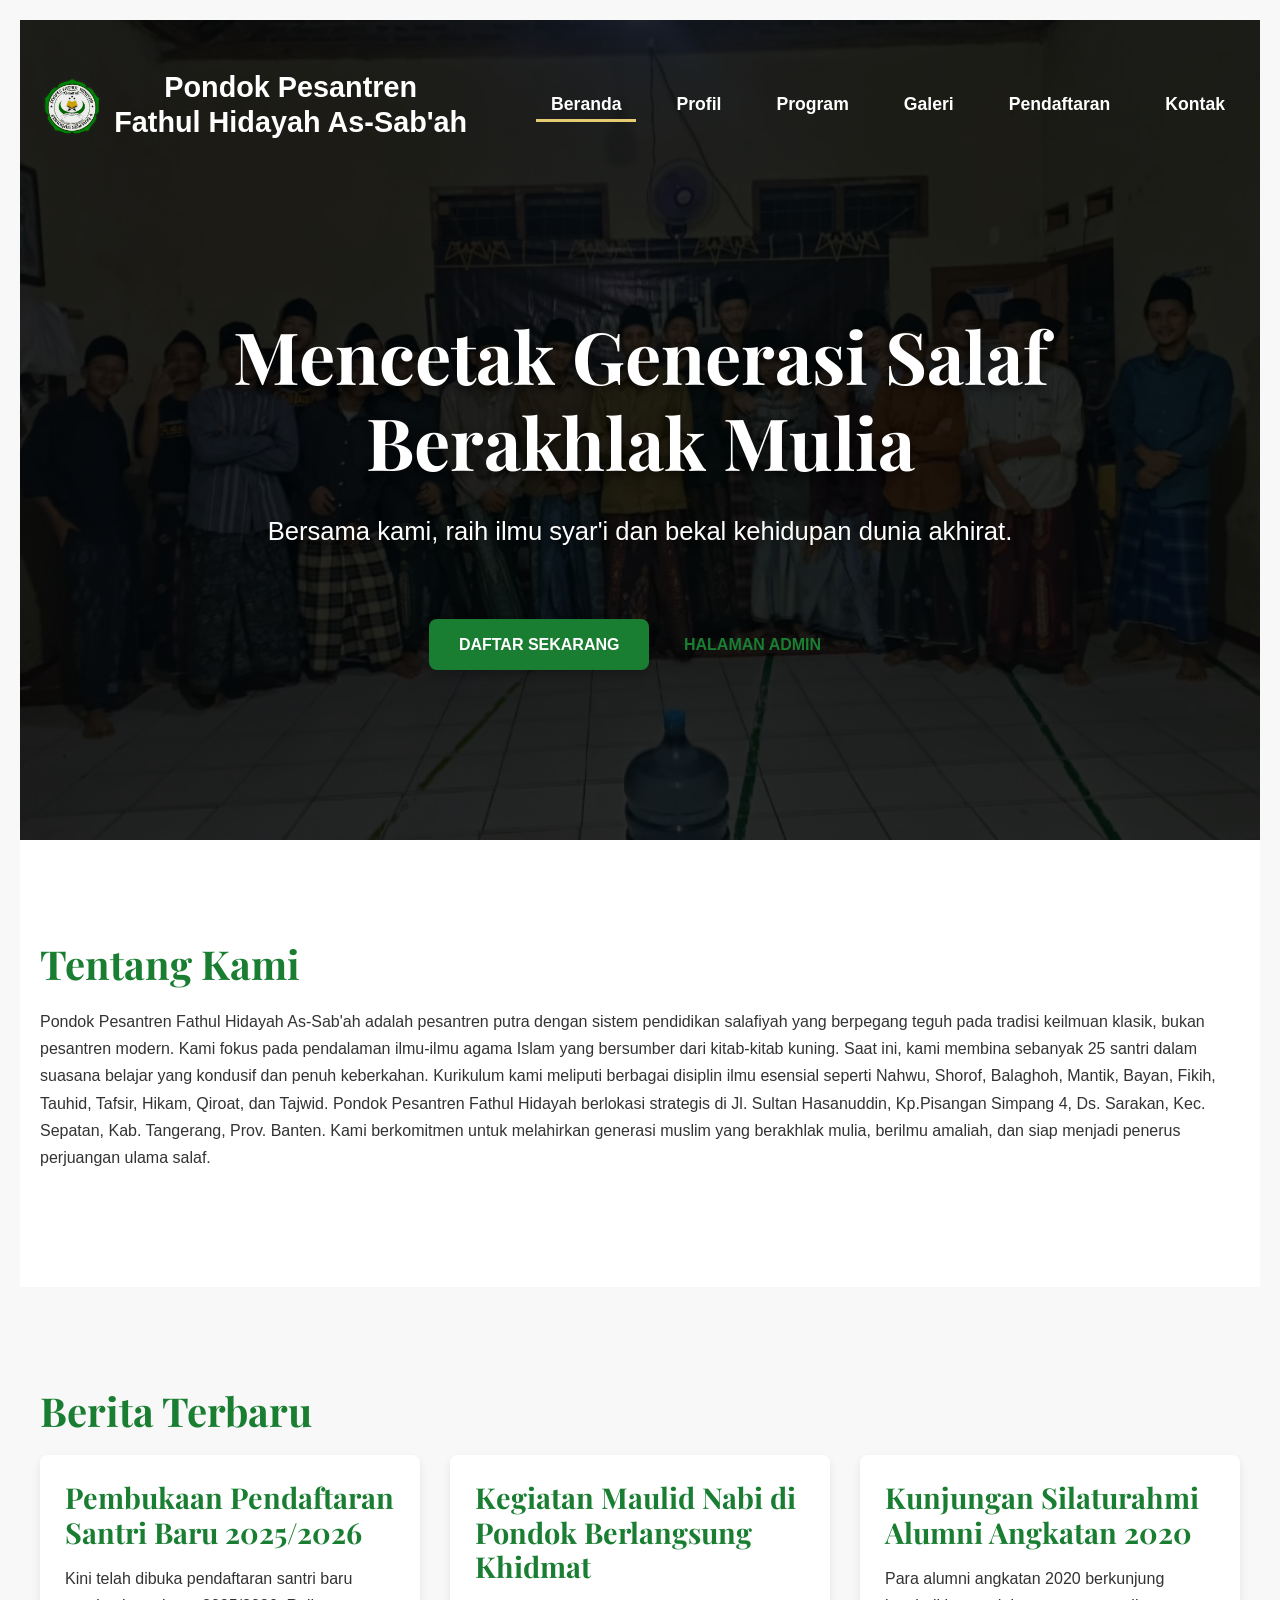
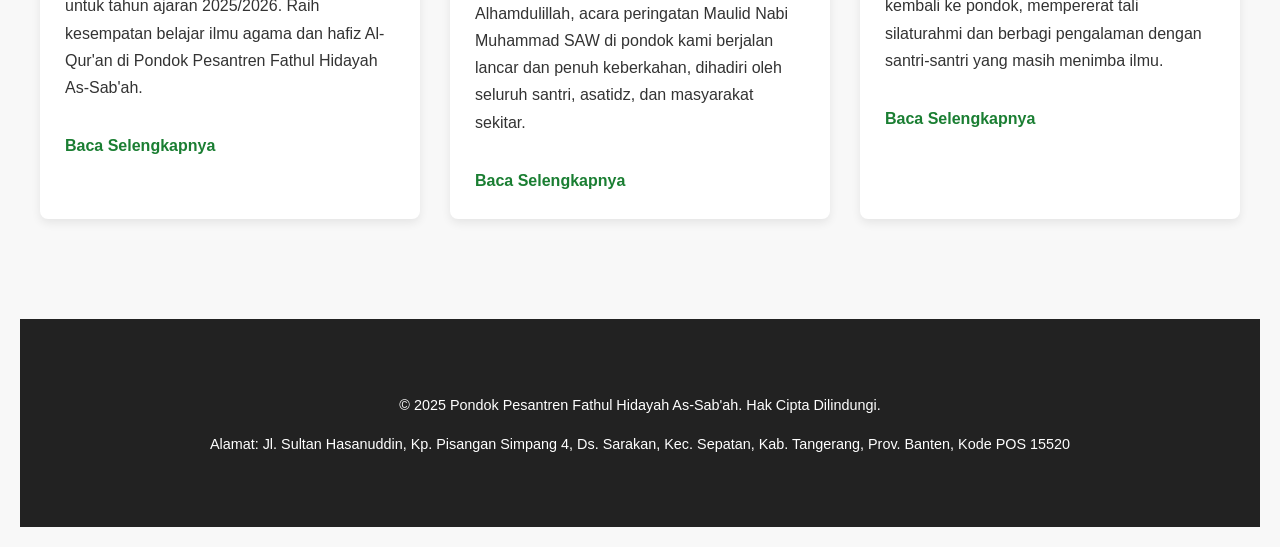
<file: index.html>
<!DOCTYPE html>
<html lang="id">
<head>

<style>
body {
  font-family: Arial, sans-serif;
  margin: 0;
  padding: 0;
}
.container {
  padding: 20px;
  max-width: 100%;
  box-sizing: border-box;
}
img {
  max-width: 100%;
  height: auto;
}
@media (max-width: 768px) {
  h1, h2, h3, p {
    font-size: 90%;
  }
  nav, footer {
    flex-direction: column;
    align-items: center;
  }
}
</style>

<meta name="viewport" content="width=device-width, initial-scale=1.0">
    <meta charset="UTF-8">
    <meta name="viewport" content="width=device-width, initial-scale=1.0">
    <title>Pondok Pesantren Fathul Hidayah As-Sab'ah</title>

    <link href="https://fonts.googleapis.com/css2?family=Playfair+Display:wght@700&family=Roboto:wght@300;400;700&display=swap" rel="stylesheet">

    <link rel="stylesheet" href="style.css">
</head>
<body>
<div class="container">

    <header class="hero-header">

<style>
body {
  font-family: Arial, sans-serif;
  margin: 0;
  padding: 0;
}
.container {
  padding: 20px;
  max-width: 100%;
  box-sizing: border-box;
}
img {
  max-width: 100%;
  height: auto;
}
@media (max-width: 768px) {
  h1, h2, h3, p {
    font-size: 90%;
  }
  nav, footer {
    flex-direction: column;
    align-items: center;
  }
}
</style>

<meta name="viewport" content="width=device-width, initial-scale=1.0">
        <div class="container">
            <div class="top-bar">
                <div class="logo">
                    <a href="index.html">
                        <img src="logo.png" alt="Logo Pondok Pesantren Fathul Hidayah As-Sab'ah" class="pondok-logo">
                        <span>Pondok Pesantren <br> Fathul Hidayah As-Sab'ah</span>
                    </a>
                </div>
                <nav class="main-nav">
                    <ul>
                        <li><a href="index.html" class="nav-item active">Beranda</a></li>
                        <li><a href="profil.html" class="nav-item">Profil</a></li>
                        <li><a href="program.html" class="nav-item">Program</a></li>
                        <li><a href="galeri.html" class="nav-item">Galeri</a></li>
                        <li><a href="pendaftaran.html" class="nav-item">Pendaftaran</a></li>
                        <li><a href="kontak.html" class="nav-item">Kontak</a></li>
                    </ul>
                </nav>
            </div> <div class="hero-content">
                <h1>Mencetak Generasi Salaf Berakhlak Mulia</h1>
                <p>Bersama kami, raih ilmu syar'i dan bekal kehidupan dunia akhirat.</p>
                <a href="pendaftaran.html" class="btn btn-primary animate__pulse">Daftar Sekarang</a>
                <a href="admin.php" class="btn btn-secondary-outline" style="margin-top: 15px;">Halaman Admin</a>
            </div>
        </div> </header> <main>
        <section id="tentang" class="section-padding fade-in">
            <div class="container">
                <h2>Tentang Kami</h2>
                <p>Pondok Pesantren Fathul Hidayah As-Sab'ah adalah pesantren putra dengan sistem pendidikan salafiyah yang berpegang teguh pada tradisi keilmuan klasik, bukan pesantren modern. Kami fokus pada pendalaman ilmu-ilmu agama Islam yang bersumber dari kitab-kitab kuning.
                    Saat ini, kami membina sebanyak 25 santri dalam suasana belajar yang kondusif dan penuh keberkahan. Kurikulum kami meliputi berbagai disiplin ilmu esensial seperti Nahwu, Shorof, Balaghoh, Mantik, Bayan, Fikih, Tauhid, Tafsir, Hikam, Qiroat, dan Tajwid.
                    Pondok Pesantren Fathul Hidayah berlokasi strategis di Jl. Sultan Hasanuddin, Kp.Pisangan Simpang 4, Ds. Sarakan, Kec. Sepatan, Kab. Tangerang, Prov. Banten. Kami berkomitmen untuk melahirkan generasi muslim yang berakhlak mulia, berilmu amaliah, dan siap menjadi penerus perjuangan ulama salaf.</p>
            </div>
        </section>

        <section id="berita-terbaru" class="section-padding fade-in">
            <div class="container">
                <h2>Berita Terbaru</h2>
                <div class="news-grid">
                    <article class="news-item">
                        <h3>Pembukaan Pendaftaran Santri Baru 2025/2026</h3>
                        <p>Kini telah dibuka pendaftaran santri baru untuk tahun ajaran 2025/2026. Raih kesempatan belajar ilmu agama dan hafiz Al-Qur'an di Pondok Pesantren Fathul Hidayah As-Sab'ah.</p>
                        <a href="pendaftaran.html" class="read-more">Baca Selengkapnya</a>
                    </article>
                    <article class="news-item">
                        <h3>Kegiatan Maulid Nabi di Pondok Berlangsung Khidmat</h3>
                        <p>Alhamdulillah, acara peringatan Maulid Nabi Muhammad SAW di pondok kami berjalan lancar dan penuh keberkahan, dihadiri oleh seluruh santri, asatidz, dan masyarakat sekitar.</p>
                        <a href="berita-detail-maulid.html" class="read-more">Baca Selengkapnya</a>
                    </article>
                    <article class="news-item">
                        <h3>Kunjungan Silaturahmi Alumni Angkatan 2020</h3>
                        <p>Para alumni angkatan 2020 berkunjung kembali ke pondok, mempererat tali silaturahmi dan berbagi pengalaman dengan santri-santri yang masih menimba ilmu.</p>
                        <a href="berita-detail-alumni.html" class="read-more">Baca Selengkapnya</a>
                    </article>
                </div>
            </div>
        </section>
    </main>

    <footer class="footer-dark">
        <div class="container">
            <p>&copy; 2025 Pondok Pesantren Fathul Hidayah As-Sab'ah. Hak Cipta Dilindungi.</p>
            <p>Alamat: Jl. Sultan Hasanuddin, Kp. Pisangan Simpang 4, Ds. Sarakan, Kec. Sepatan, Kab. Tangerang, Prov. Banten, Kode POS 15520</p>
            </div>
    </footer>

    <script src="script.js"></script>
</div>
</body>
</html>
</file>
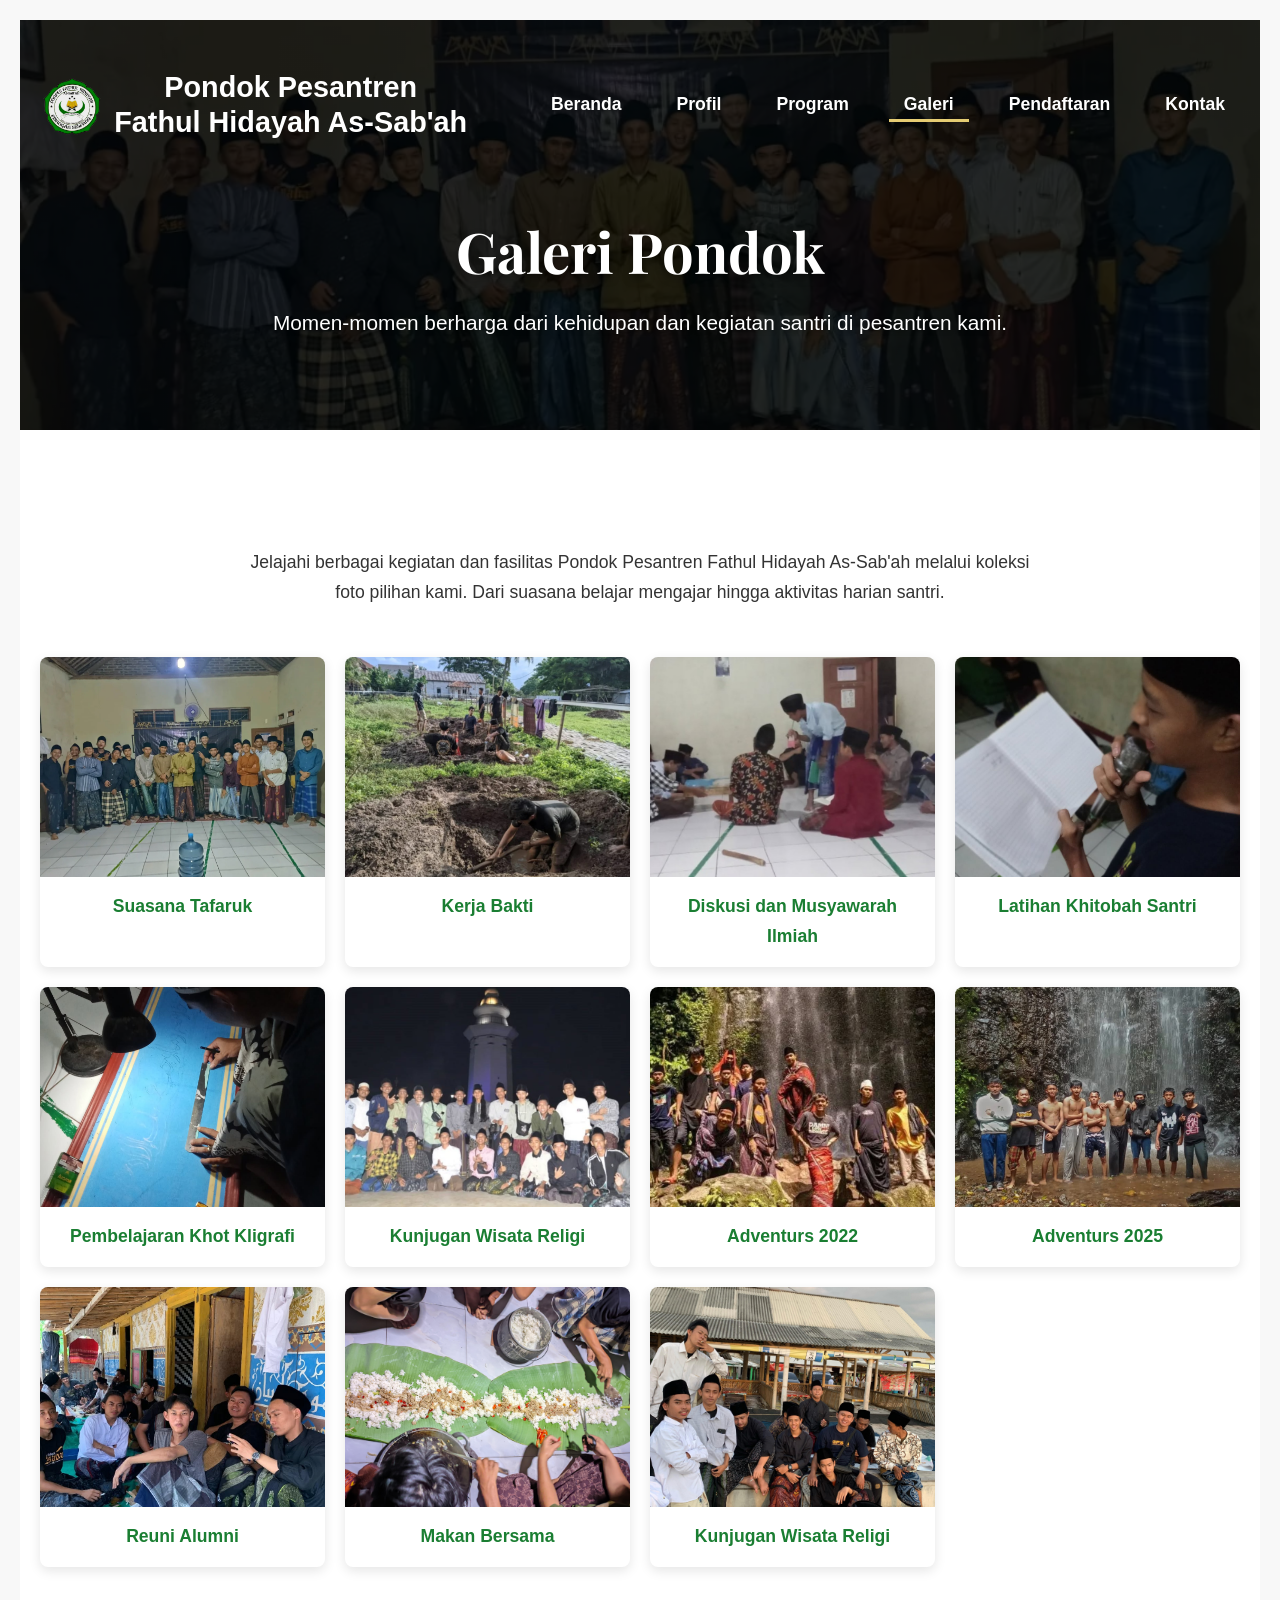
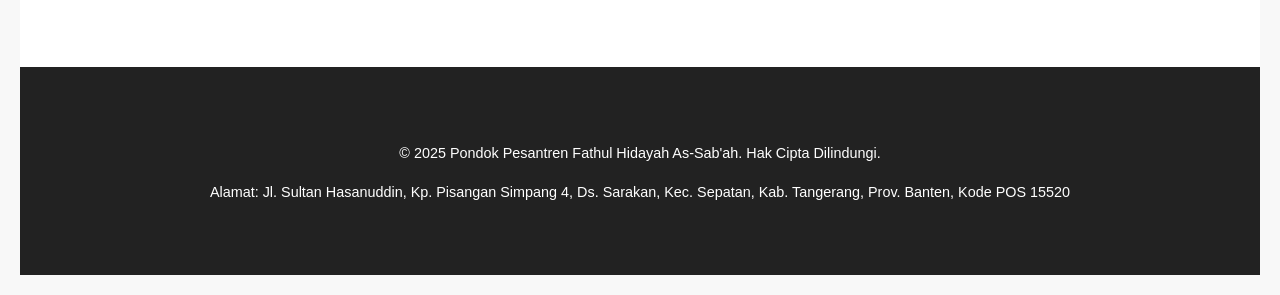
<file: galeri.html>
<!DOCTYPE html>
<html lang="id">
<head>

<style>
body {
  font-family: Arial, sans-serif;
  margin: 0;
  padding: 0;
}
.container {
  padding: 20px;
  max-width: 100%;
  box-sizing: border-box;
}
img {
  max-width: 100%;
  height: auto;
}
@media (max-width: 768px) {
  h1, h2, h3, p {
    font-size: 90%;
  }
  nav, footer {
    flex-direction: column;
    align-items: center;
  }
}
</style>

<meta name="viewport" content="width=device-width, initial-scale=1.0">
    <meta charset="UTF-8">
    <meta name="viewport" content="width=device-width, initial-scale=1.0">
    <title>Galeri - Pondok Pesantren Fathul Hidayah As-Sab'ah</title>
    <link rel="stylesheet" href="style.css"> <link href="https://fonts.googleapis.com/css2?family=Playfair+Display:wght@700&family=Roboto:wght@400;700&display=swap" rel="stylesheet">
</head>
<body>
<div class="container">

    <header class="page-header">

<style>
body {
  font-family: Arial, sans-serif;
  margin: 0;
  padding: 0;
}
.container {
  padding: 20px;
  max-width: 100%;
  box-sizing: border-box;
}
img {
  max-width: 100%;
  height: auto;
}
@media (max-width: 768px) {
  h1, h2, h3, p {
    font-size: 90%;
  }
  nav, footer {
    flex-direction: column;
    align-items: center;
  }
}
</style>

<meta name="viewport" content="width=device-width, initial-scale=1.0">
        <div class="container">
            <div class="top-bar">
                <div class="logo">
                    <a href="index.html">
                        <img src="logo.png" alt="Logo Pondok" class="pondok-logo"> <span>Pondok Pesantren <br> Fathul Hidayah As-Sab'ah</span>
                    </a>
                </div>
                <nav class="main-nav">
                    <ul>
                        <li><a href="index.html" class="nav-item">Beranda</a></li>
                        <li><a href="profil.html" class="nav-item">Profil</a></li>
                        <li><a href="program.html" class="nav-item">Program</a></li>
                        <li><a href="galeri.html" class="nav-item active">Galeri</a></li> <li><a href="pendaftaran.html" class="nav-item">Pendaftaran</a></li>
                        <li><a href="kontak.html" class="nav-item">Kontak</a></li>
                    </ul>
                </nav>
            </div>

            <div class="page-title-content">
                <h1>Galeri Pondok</h1>
                <p>Momen-momen berharga dari kehidupan dan kegiatan santri di pesantren kami.</p>
            </div>
        </div>
    </header>

    <main>
        <section class="gallery-section section-padding">
            <div class="container">
                <p class="section-description">
                    Jelajahi berbagai kegiatan dan fasilitas Pondok Pesantren Fathul Hidayah As-Sab'ah melalui koleksi foto pilihan kami. Dari suasana belajar mengajar hingga aktivitas harian santri.
                </p>

                <div class="gallery-grid">
                    <div class="gallery-item fade-in">
                        <img src="tf.jpg" alt="Santri Belajar Kitab">
                        <div class="title">Suasana Tafaruk</div>
                    </div>

                    <div class="gallery-item fade-in">
                        <img src="kb.jpg" alt="Masjid Pondok">
                        <div class="title">Kerja Bakti</div>
                    </div>

                    <div class="gallery-item fade-in">
                        <img src="mus.jpg" alt="Diskusi Ilmiah">
                        <div class="title">Diskusi dan Musyawarah Ilmiah</div>
                    </div>

                    <div class="gallery-item fade-in">
                        <img src="lt.jpg" alt="Latihan Khitobah">
                        <div class="title">Latihan Khitobah Santri</div>
                    </div>

                    <div class="gallery-item fade-in">
                        <img src="khot.jpg" alt="Olahraga Santri">
                        <div class="title">Pembelajaran Khot Kligrafi</div>
                    </div>

                    <div class="gallery-item fade-in">
                        <img src="zr.jpg" alt="Pengabdian Masyarakat">
                        <div class="title">Kunjugan Wisata Religi</div>
                    </div>

                    <div class="gallery-item fade-in">
                        <img src="av.jpg" alt="Perpustakaan Pondok">
                        <div class="title">Adventurs 2022</div>
                    </div>
                    <div class="gallery-item fade-in">
                        <img src="av2.jpg" alt="Makan Bersama Santri">
                        <div class="title">Adventurs 2025</div>
                    </div>
                    <div class="gallery-item fade-in">
                        <img src="al.jpg" alt="Kamar Santri">
                        <div class="title">Reuni Alumni</div>
                    </div>
                    <div class="gallery-item fade-in">
                        <img src="mkn.jpg" alt="Kamar Santri">
                        <div class="title">Makan Bersama</div>
                    </div>
                    <div class="gallery-item fade-in">
                        <img src="kwr.jpg" alt="Kamar Santri">
                        <div class="title">Kunjugan Wisata Religi</div>
                    </div>
                </div>
            </div>
        </section>
    </main>

    <footer class="footer-dark">
        <div class="container">
          <p>&copy; 2025 Pondok Pesantren Fathul Hidayah As-Sab'ah. Hak Cipta Dilindungi.</p>
            <p>Alamat: Jl. Sultan Hasanuddin, Kp. Pisangan Simpang 4, Ds. Sarakan, Kec. Sepatan, Kab. Tangerang, Prov. Banten, Kode POS 15520</p>
            <!-- <p>Telepon: </p> -->
        </div>
    </footer>

    <script>
        document.addEventListener('DOMContentLoaded', () => {
            const faders = document.querySelectorAll('.fade-in');

            const appearOptions = {
                threshold: 0.1, // Muncul ketika 10% elemen terlihat
                rootMargin: "0px 0px -50px 0px" // Mulai fade-in 50px sebelum elemen mencapai bagian bawah viewport
            };

            const appearOnScroll = new IntersectionObserver(function(entries, appearOnScroll) {
                entries.forEach(entry => {
                    if (!entry.isIntersecting) {
                        return;
                    } else {
                        entry.target.classList.add('appear');
                        appearOnScroll.unobserve(entry.target);
                    }
                });
            }, appearOptions);

            faders.forEach(fader => {
                appearOnScroll.observe(fader);
            });
        });
    </script>

</div>
</body>
</html>
</file>
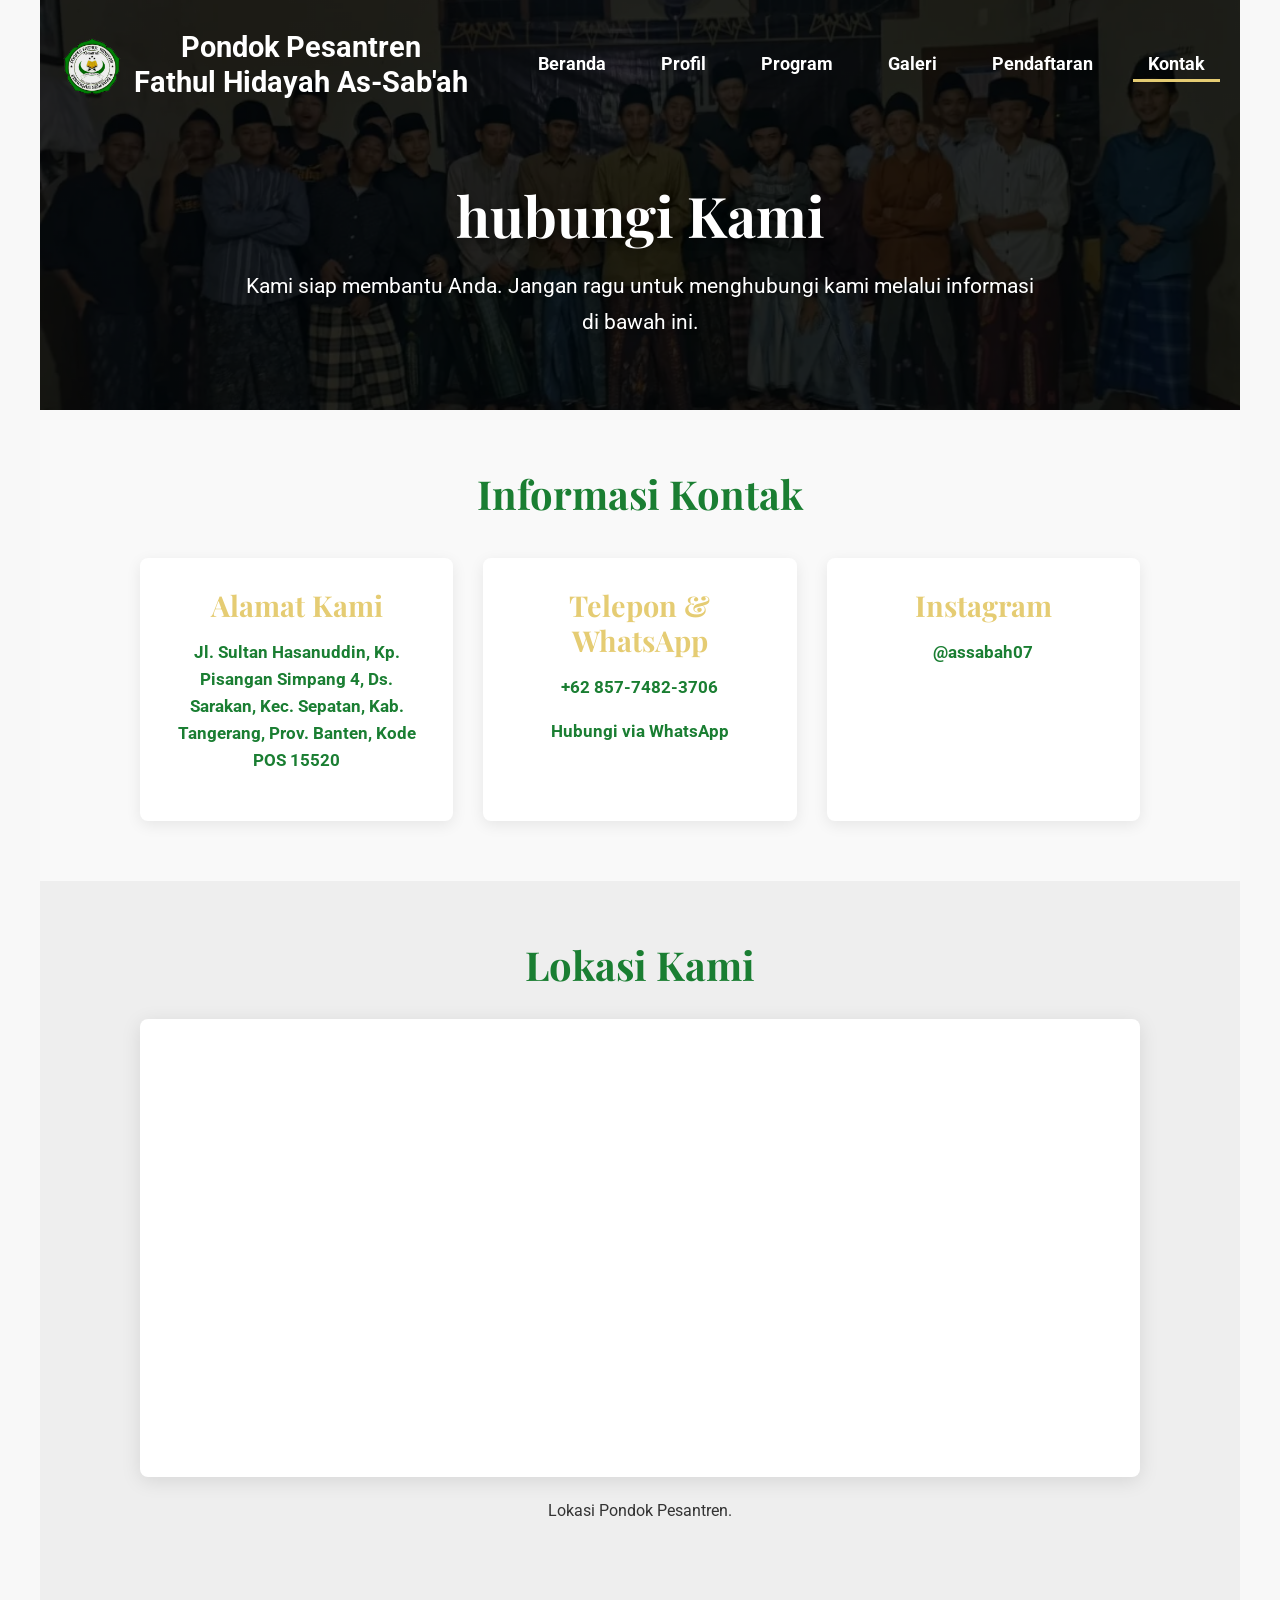
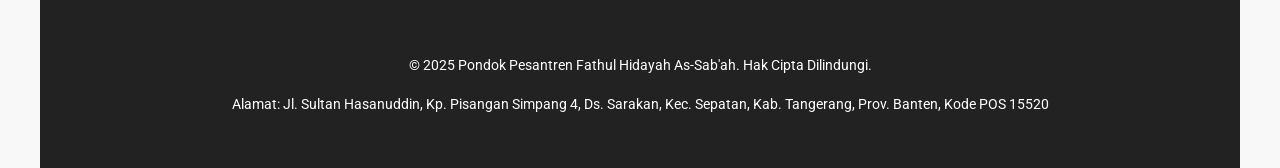
<file: kontak.html>
<!DOCTYPE html>
<html lang="id">
<head>
<meta name="viewport" content="width=device-width, initial-scale=1.0">
    <meta charset="UTF-8">
    <meta name="viewport" content="width=device-width, initial-scale=1.0">
    <title>Kontak - Pondok Pesantren Fathul Hidayah As-Sab'ah</title>
    <link rel="stylesheet" href="style.css"> <link href="https://fonts.googleapis.com/css2?family=Playfair+Display:wght@700&family=Roboto:wght@400;700&display=swap" rel="stylesheet">
<style>
        /* CSS Tambahan untuk Halaman Kontak */
        .contact-hero {
            background: linear-gradient(rgba(0,0,0,0.6), rgba(0,0,0,0.6)), url('images/bg.jpeg') no-repeat center center/cover;
            color: white;
            padding: 80px 20px;
            text-align: center;
        }

        .contact-hero h1 {
            font-size: 3.5rem;
            margin-bottom: 20px;
            font-family: 'Playfair Display', serif;
        }

        .contact-hero p {
            font-size: 1.2rem;
            max-width: 700px;
            margin: 0 auto;
        }

        .contact-info-section {
            padding: 60px 20px;
            background-color: #f9f9f9;
            text-align: center;
        }

        .contact-info-section h2 {
            font-size: 2.5rem;
            color: var(--primary-color);
            margin-bottom: 40px;
            font-family: 'Playfair Display', serif;
        }

        .contact-grid {
            display: grid;
            grid-template-columns: repeat(auto-fit, minmax(280px, 1fr));
            gap: 30px;
            max-width: 1000px;
            margin: 0 auto;
        }

        .contact-item {
            background-color: white;
            padding: 30px;
            border-radius: var(--border-radius);
            box-shadow: 0 4px 15px rgba(0,0,0,0.08);
            text-align: center;
            transition: transform 0.3s ease, box-shadow 0.3s ease;
        }

        .contact-item:hover {
            transform: translateY(-5px);
            box-shadow: 0 8px 25px rgba(0,0,0,0.15);
        }

        .contact-item i { /* Placeholder for icon */
            font-size: 3rem;
            color: var(--primary-color);
            margin-bottom: 20px;
        }

        .contact-item h3 {
            font-size: 1.8rem;
            color: var(--secondary-color);
            margin-bottom: 15px;
            font-family: 'Playfair Display', serif;
        }

        .contact-item p {
            font-size: 1.05rem;
            color: #555;
            line-height: 1.6;
        }
        
        .contact-item a {
            color: var(--primary-color);
            text-decoration: none;
            font-weight: bold;
        }
        .contact-item a:hover {
            text-decoration: underline;
        }

        .map-section {
            padding: 60px 0;
            background-color: #eee;
            text-align: center;
        }

        .map-section h2 {
            font-size: 2.5rem;
            color: var(--primary-color);
            margin-bottom: 30px;
            font-family: 'Playfair Display', serif;
        }

        .map-container {
            max-width: 1000px;
            margin: 0 auto;
            background-color: white;
            border-radius: var(--border-radius);
            box-shadow: 0 4px 20px rgba(0,0,0,0.1);
            overflow: hidden; /* Pastikan iframe tidak keluar dari batas */
        }

        .map-container iframe {
            width: 100%;
            height: 450px; /* Tinggi peta */
            border: 0;
            border-radius: var(--border-radius);
        }

        @media (max-width: 768px) {
            .contact-hero h1 {
                font-size: 2.8rem;
            }
            .contact-hero p {
                font-size: 1rem;
            }
            .contact-info-section h2,
            .map-section h2 {
                font-size: 2rem;
            }
            .contact-grid {
                grid-template-columns: 1fr; /* Stack columns on small screens */
            }
            .map-container iframe {
                height: 300px;
            }
        }
    </style>
</head>
<body>
<div class="container">

    <header class="page-header">
<meta name="viewport" content="width=device-width, initial-scale=1.0">
        <div class="container">
            <div class="top-bar">
                <div class="logo">
                    <a href="index.html">
                        <img src="logo.png" alt="Logo Pondok" class="pondok-logo"> <span>Pondok Pesantren <br> Fathul Hidayah As-Sab'ah</span>
                    </a>
                </div>
                <nav class="main-nav">
                    <ul>
                        <li><a href="index.html" class="nav-item">Beranda</a></li>
                        <li><a href="profil.html" class="nav-item">Profil</a></li>
                        <li><a href="program.html" class="nav-item">Program</a></li>
                        <li><a href="galeri.html" class="nav-item">Galeri</a></li>
                        <li><a href="pendaftaran.html" class="nav-item">Pendaftaran</a></li>
                        <li><a href="kontak.html"  class="nav-item active">Kontak</a></li>
                    </ul>
                </nav>
            </div>

            <div class="page-title-content">
                <h1>hubungi Kami</h1>
                 <p>Kami siap membantu Anda. Jangan ragu untuk menghubungi kami melalui informasi di bawah ini.</p>
            </div>
        </div>
    </header>
  <section class="contact-info-section">
    <h2>Informasi Kontak</h2>
    <div class="contact-grid">
       <div class="contact-item">
    <i class="fas fa-map-marker-alt"></i>
    <h3>Alamat Kami</h3> <p>
        <a href="https://maps.app.goo.gl/VzLJHNwPs25Poygx9" target="_blank">
            Jl. Sultan Hasanuddin, Kp. Pisangan Simpang 4, Ds. Sarakan, Kec. Sepatan, Kab. Tangerang, Prov. Banten, Kode POS 15520
        </a>
    </p>
    <!-- <p style="margin-top: 5px; font-size: 0.9em; color: #777;">Klik alamat untuk melihat di peta</p> -->
</div>
       <div class="contact-item">
    <i class="fas fa-phone-alt"></i>
    <h3>Telepon & WhatsApp</h3>
    <p>
        <a href="tel:+6285774823706">+62 857-7482-3706</a>
    </p>
    <p style="margin-top: 5px;">
        <a href="https://wa.me/6285774823706" target="_blank">Hubungi via WhatsApp</a>
    </p>
</div>
        <div class="contact-item">
            <i class="fab fa-instagram"></i> <h3>Instagram</h3>
            <p><a href="https://www.instagram.com/assabah07" target="_blank">@assabah07</a></p>
        </div>
    </div>
</section>

        <section class="map-section">
            <h2>Lokasi Kami</h2>
            <div class="map-container">
                <iframe src="https://www.google.com/maps/embed?pb=!1m18!1m12!1m3!1d2299.8149592871773!2d106.58316919109474!3d-6.102822665776863!2m3!1f0!2f0!3f0!3m2!1i1024!2i768!4f13.1!3m3!1m2!1s0x2e6a017bc6e0f155%3A0xa971f6a661669146!2sPON%20-PES%20FATHUL%20HIDAYAH%20AS-SAB&#39;AH!5e0!3m2!1sid!2sid!4v1751280401997!5m2!1sid!2sid" width="600" height="450" style="border:0;" allowfullscreen="" loading="lazy" referrerpolicy="no-referrer-when-downgrade"></iframe>
            </div>
            <p style="margin-top: 20px;">Lokasi Pondok Pesantren.</p>
        </section>
    </main>
    <footer class="footer-dark">
        <div class="container">
            <p>&copy; 2025 Pondok Pesantren Fathul Hidayah As-Sab'ah. Hak Cipta Dilindungi.</p>
            <p>Alamat: Jl. Sultan Hasanuddin, Kp. Pisangan Simpang 4, Ds. Sarakan, Kec. Sepatan, Kab. Tangerang, Prov. Banten, Kode POS 15520</p>
            <!-- <p>Telepon: </p> -->
        </div>
    </footer>

    <script>
        document.addEventListener('DOMContentLoaded', () => {
            const faders = document.querySelectorAll('.fade-in');

            const appearOptions = {
                threshold: 0.1,
                rootMargin: "0px 0px -50px 0px"
            };

            const appearOnScroll = new IntersectionObserver(function(entries, appearOnScroll) {
                entries.forEach(entry => {
                    if (!entry.isIntersecting) {
                        return;
                    } else {
                        entry.target.classList.add('appear');
                        appearOnScroll.unobserve(entry.target);
                    }
                });
            }, appearOptions);

            faders.forEach(fader => {
                appearOnScroll.observe(fader);
            });
        });
    </script>

</div>
</body>
</html>
</file>
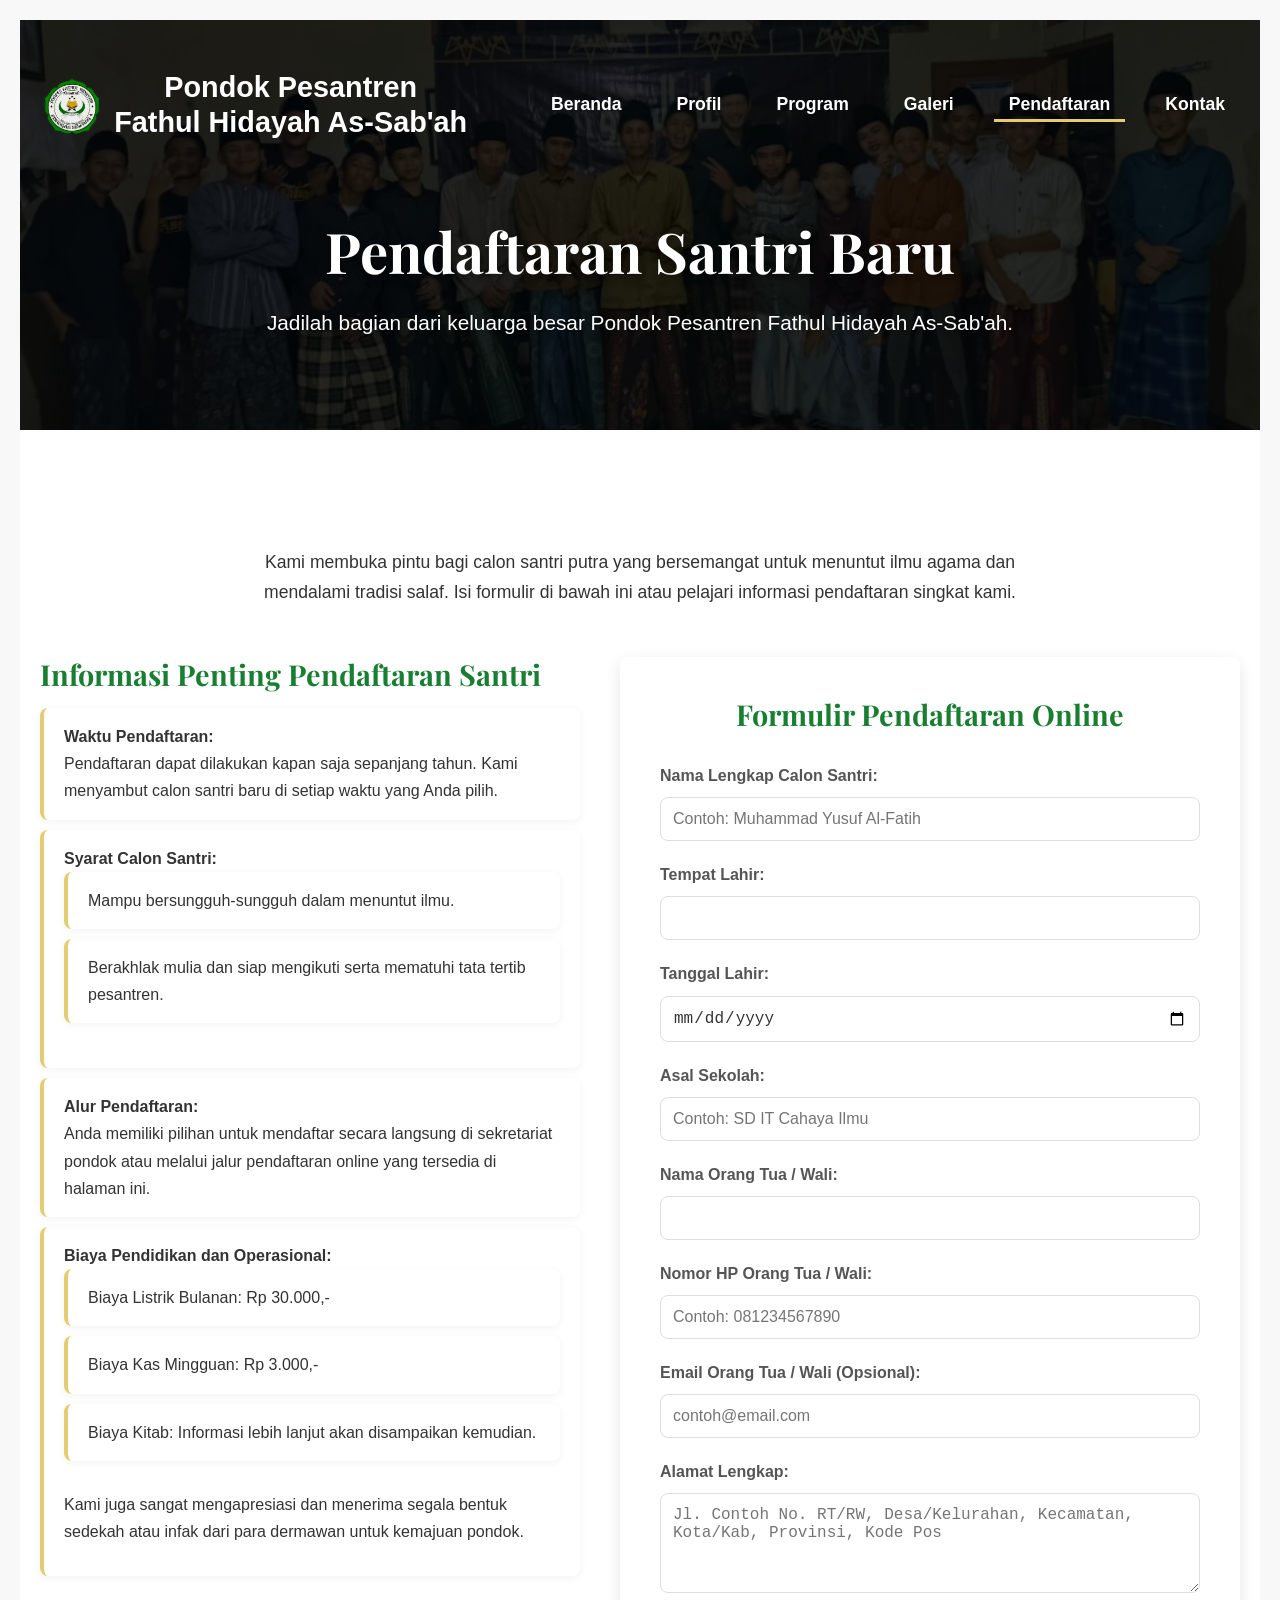
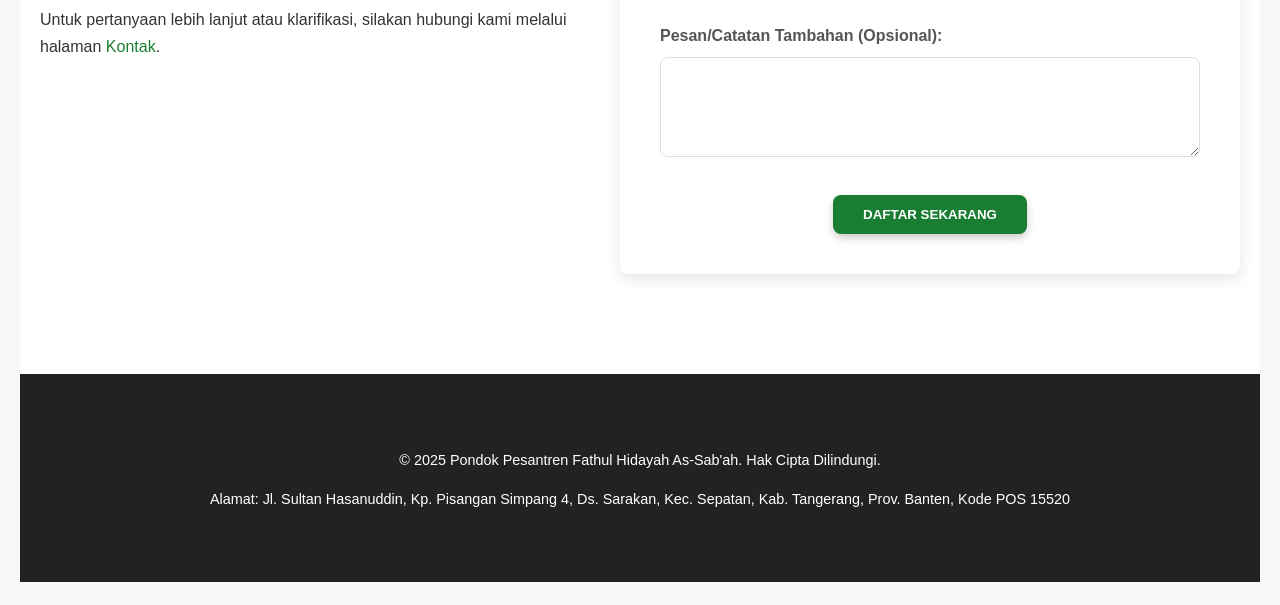
<file: pendaftaran.html>
<!DOCTYPE html>
<html lang="id">
<head>

<style>
body {
  font-family: Arial, sans-serif;
  margin: 0;
  padding: 0;
}
.container {
  padding: 20px;
  max-width: 100%;
  box-sizing: border-box;
}
img {
  max-width: 100%;
  height: auto;
}
@media (max-width: 768px) {
  h1, h2, h3, p {
    font-size: 90%;
  }
  nav, footer {
    flex-direction: column;
    align-items: center;
  }
}
</style>

<meta name="viewport" content="width=device-width, initial-scale=1.0">
    <meta charset="UTF-8">
    <meta name="viewport" content="width=device-width, initial-scale=1.0">
    <title>Pendaftaran Santri Baru - Pondok Pesantren Fathul Hidayah As-Sab'ah</title>
    <link rel="stylesheet" href="style.css">
    <link href="https://fonts.googleapis.com/css2?family=Playfair+Display:wght@700&family=Roboto:wght@400;700&display=swap" rel="stylesheet">
</head>
<body>
<div class="container">

    <header class="page-header">

<style>
body {
  font-family: Arial, sans-serif;
  margin: 0;
  padding: 0;
}
.container {
  padding: 20px;
  max-width: 100%;
  box-sizing: border-box;
}
img {
  max-width: 100%;
  height: auto;
}
@media (max-width: 768px) {
  h1, h2, h3, p {
    font-size: 90%;
  }
  nav, footer {
    flex-direction: column;
    align-items: center;
  }
}
</style>

<meta name="viewport" content="width=device-width, initial-scale=1.0">
        <div class="container">
            <div class="top-bar">
                <div class="logo">
                    <a href="index.html">
                        <img src="logo.png" alt="Logo Pondok" class="pondok-logo"> <span>Pondok Pesantren <br> Fathul Hidayah As-Sab'ah</span>
                    </a>
                </div>
                <nav class="main-nav">
                    <ul>
                        <li><a href="index.html" class="nav-item">Beranda</a></li>
                        <li><a href="profil.html" class="nav-item">Profil</a></li>
                        <li><a href="program.html" class="nav-item">Program</a></li>
                        <li><a href="galeri.html" class="nav-item">Galeri</a></li>
                        <li><a href="pendaftaran.html" class="nav-item active">Pendaftaran</a></li>
                        <li><a href="kontak.html" class="nav-item">Kontak</a></li>
                    </ul>
                </nav>
            </div>

            <div class="page-title-content">
                <h1>Pendaftaran Santri Baru</h1>
                <p>Jadilah bagian dari keluarga besar Pondok Pesantren Fathul Hidayah As-Sab'ah.</p>
            </div>
        </div>
    </header>

    <main>
        <section class="registration-section section-padding">
            <div class="container">
                <p class="section-description">
                    Kami membuka pintu bagi calon santri putra yang bersemangat untuk menuntut ilmu agama dan mendalami tradisi salaf. Isi formulir di bawah ini atau pelajari informasi pendaftaran singkat kami.
                </p>

                <div class="registration-content">
                    <div class="registration-info fade-in">
                        <h3>Informasi Penting Pendaftaran Santri</h3>
                        <ul>
                            <li>
                                <strong>Waktu Pendaftaran:</strong><br>
                                Pendaftaran dapat dilakukan kapan saja sepanjang tahun. Kami menyambut calon santri baru di setiap waktu yang Anda pilih.
                            </li>
                            <li>
                                <strong>Syarat Calon Santri:</strong><br>
                                <ul>
                                    <li>Mampu bersungguh-sungguh dalam menuntut ilmu.</li>
                                    <li>Berakhlak mulia dan siap mengikuti serta mematuhi tata tertib pesantren.</li>
                                </ul>
                                <!-- <p style="margin-top: 10px;">Untuk persyaratan berkas, silakan hubungi kami secara langsung.</p> -->
                            </li>
                            <li>
                                <strong>Alur Pendaftaran:</strong><br>
                                Anda memiliki pilihan untuk mendaftar secara langsung di sekretariat pondok atau melalui jalur pendaftaran online yang tersedia di halaman ini.
                            </li>
                            <li>
                                <strong>Biaya Pendidikan dan Operasional:</strong><br>
                                <ul>
                                    <li>Biaya Listrik Bulanan: Rp 30.000,-</li>
                                    <li>Biaya Kas Mingguan: Rp 3.000,-</li>
                                    <li>Biaya Kitab: Informasi lebih lanjut akan disampaikan kemudian.</li>
                                </ul>
                                <p style="margin-top: 10px;">Kami juga sangat mengapresiasi dan menerima segala bentuk sedekah atau infak dari para dermawan untuk kemajuan pondok.</p>
                            </li>
                        </ul>
                        <p style="margin-top: 20px;">Untuk pertanyaan lebih lanjut atau klarifikasi, silakan hubungi kami melalui halaman <a href="kontak.html">Kontak</a>.</p>
                    </div>

                    <div class="registration-form-wrapper fade-in">
                        <h3>Formulir Pendaftaran Online</h3>
                        <form action="proses_pendaftaran.php" method="POST">
                            <div class="form-group">
                                <label for="nama_lengkap">Nama Lengkap Calon Santri:</label>
                                <input type="text" id="nama_lengkap" name="nama_lengkap" placeholder="Contoh: Muhammad Yusuf Al-Fatih" required>
                            </div>
                            <div class="form-group">
                                <label for="tempat_lahir">Tempat Lahir:</label>
                                <input type="text" id="tempat_lahir" name="tempat_lahir" required>
                            </div>
                            <div class="form-group">
                                <label for="tanggal_lahir">Tanggal Lahir:</label>
                                <input type="date" id="tanggal_lahir" name="tanggal_lahir" required>
                            </div>
                            <div class="form-group">
                                <label for="asal_sekolah">Asal Sekolah:</label>
                                <input type="text" id="asal_sekolah" name="asal_sekolah" placeholder="Contoh: SD IT Cahaya Ilmu" required>
                            </div>
                            <div class="form-group">
                                <label for="nama_wali">Nama Orang Tua / Wali:</label>
                                <input type="text" id="nama_wali" name="nama_wali" required>
                            </div>
                            <div class="form-group">
                                <label for="no_hp_wali">Nomor HP Orang Tua / Wali:</label>
                                <input type="tel" id="no_hp_wali" name="no_hp_wali" placeholder="Contoh: 081234567890" required>
                            </div>
                            <div class="form-group">
                                <label for="email_wali">Email Orang Tua / Wali (Opsional):</label>
                                <input type="email" id="email_wali" name="email_wali" placeholder="contoh@email.com">
                            </div>
                            <div class="form-group">
                                <label for="alamat">Alamat Lengkap:</label>
                                <textarea id="alamat" name="alamat" rows="4" placeholder="Jl. Contoh No. RT/RW, Desa/Kelurahan, Kecamatan, Kota/Kab, Provinsi, Kode Pos" required></textarea>
                            </div>
                            <div class="form-group">
                                <label for="pesan">Pesan/Catatan Tambahan (Opsional):</label>
                                <textarea id="pesan" name="pesan" rows="3"></textarea>
                            </div>
                            <div class="form-actions">
                                <button type="submit" class="btn btn-primary">Daftar Sekarang</button>
                            </div>
                        </form>
                    </div>
                </div>
            </div>
        </section>
    </main>

    <footer class="footer-dark">
        <div class="container">
            <p>&copy; 2025 Pondok Pesantren Fathul Hidayah As-Sab'ah. Hak Cipta Dilindungi.</p>
            <p>Alamat: Jl. Sultan Hasanuddin, Kp. Pisangan Simpang 4, Ds. Sarakan, Kec. Sepatan, Kab. Tangerang, Prov. Banten, Kode POS 15520</p>
        </div>
    </footer>

    <script>
        document.addEventListener('DOMContentLoaded', () => {
            const faders = document.querySelectorAll('.fade-in');

            const appearOptions = {
                threshold: 0.1,
                rootMargin: "0px 0px -50px 0px"
            };

            const appearOnScroll = new IntersectionObserver(function(entries, appearOnScroll) {
                entries.forEach(entry => {
                    if (!entry.isIntersecting) {
                        return;
                    } else {
                        entry.target.classList.add('appear');
                        appearOnScroll.unobserve(entry.target);
                    }
                });
            }, appearOptions);

            faders.forEach(fader => {
                appearOnScroll.observe(fader);
            });
        });
    </script>

</div>
</body>
</html>
</file>
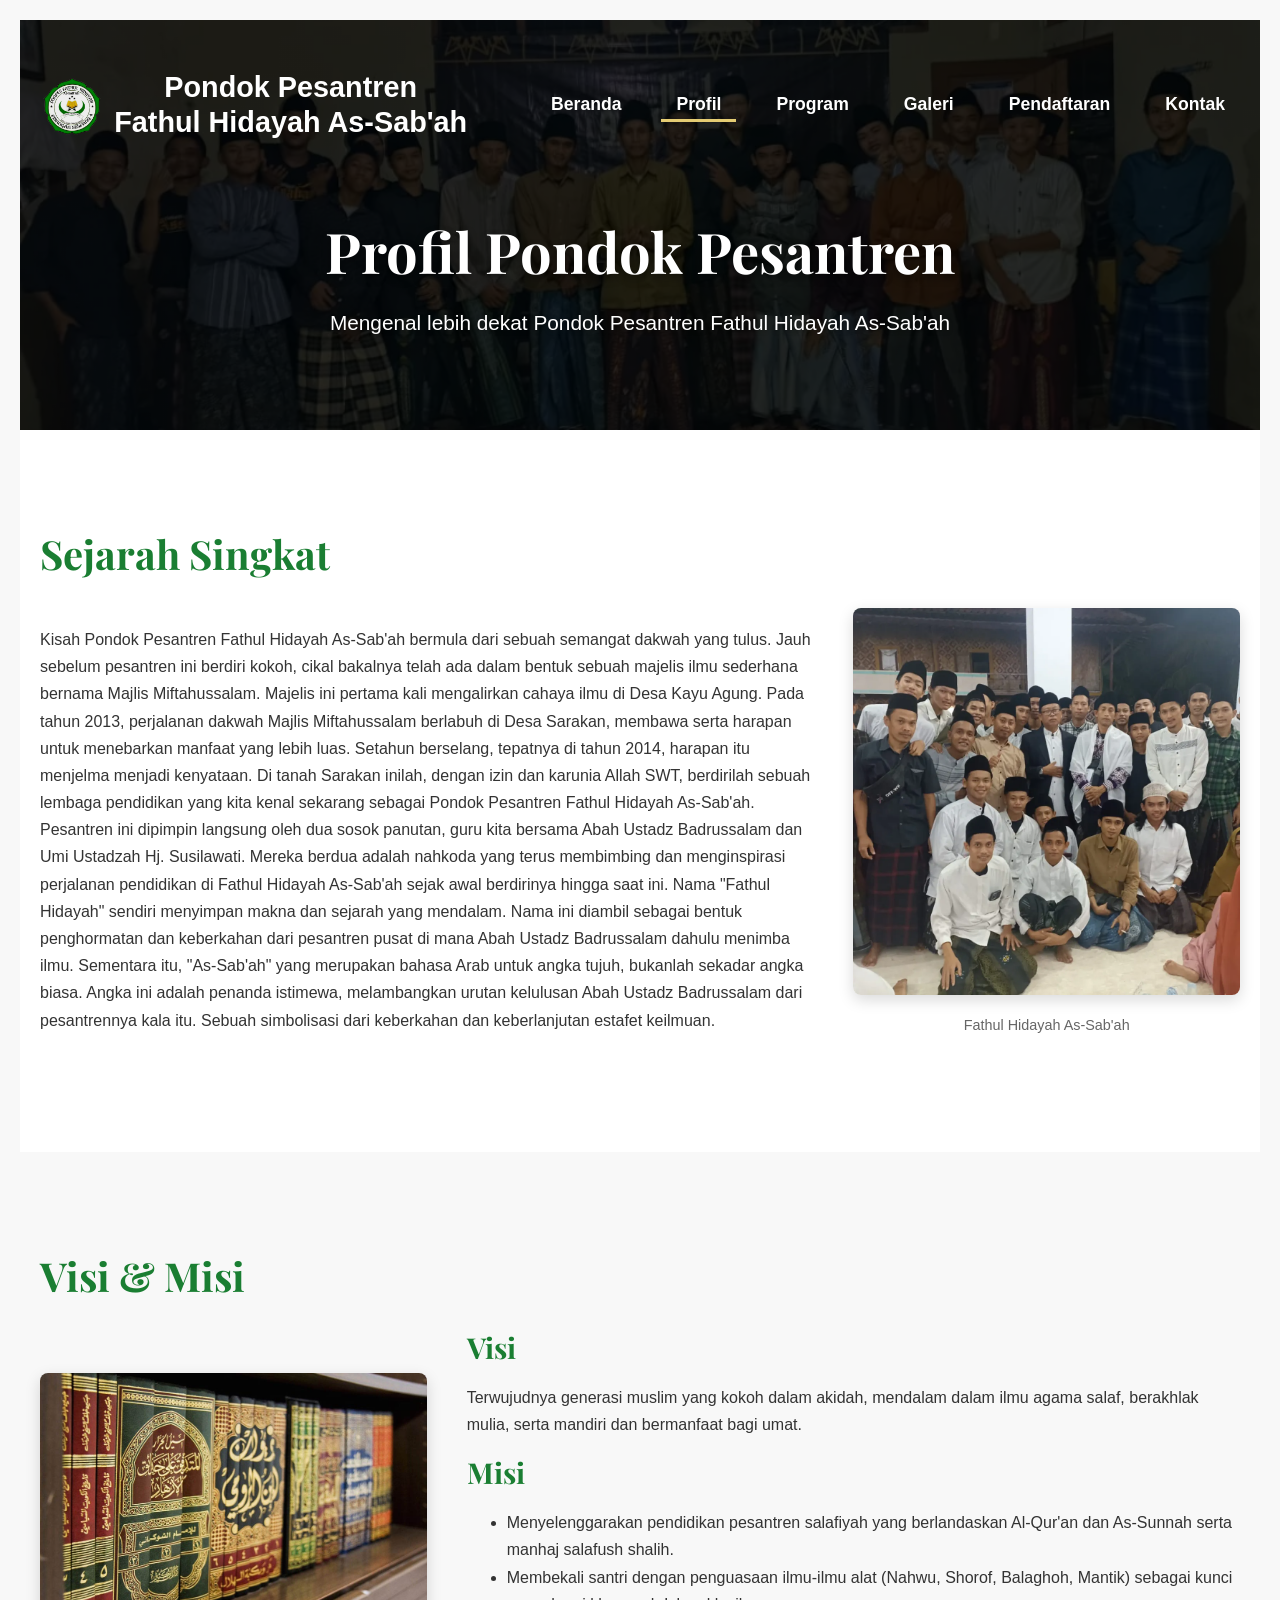
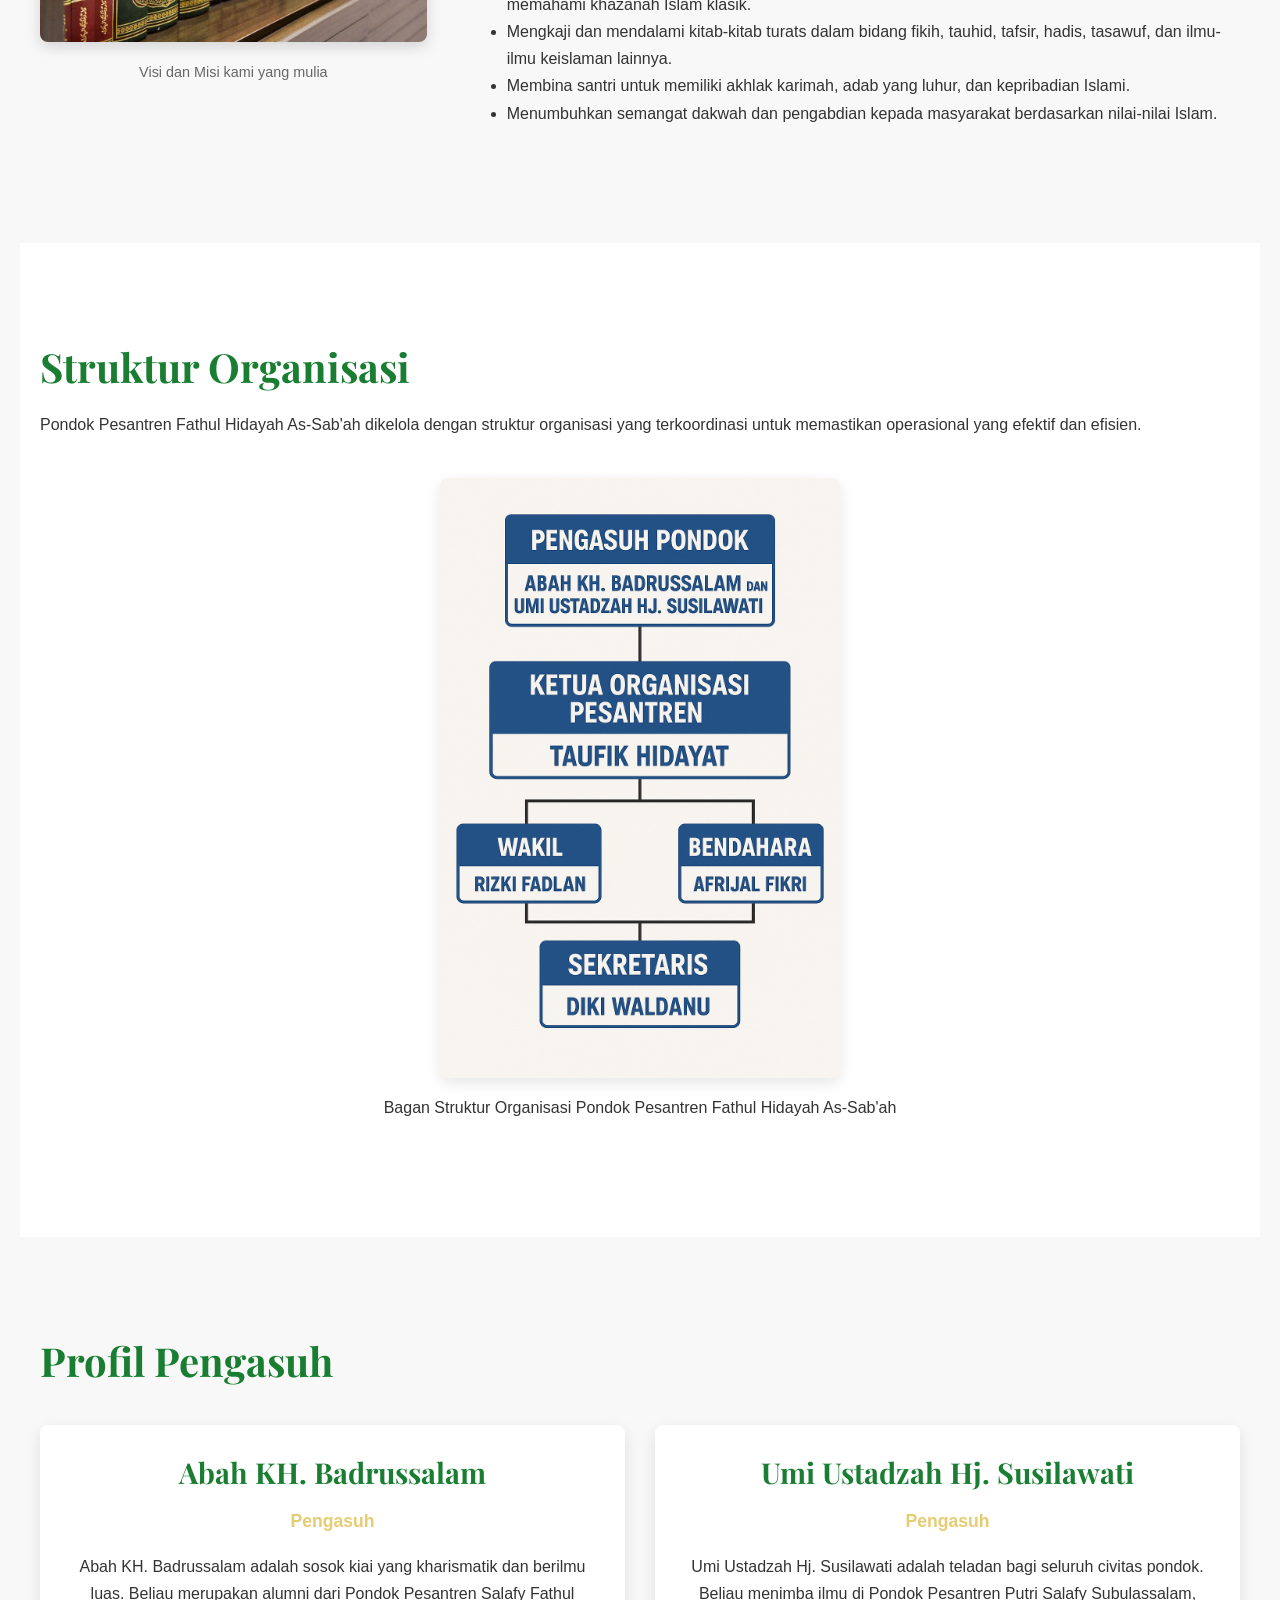
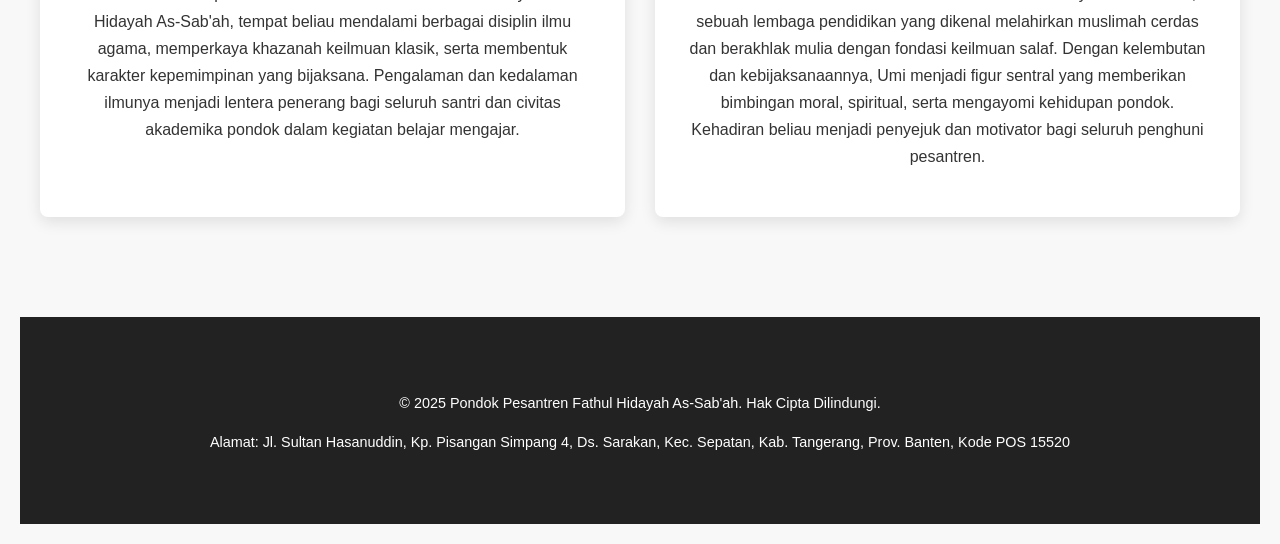
<file: profil.html>
<!DOCTYPE html>
<html lang="id">
<head>

<style>
body {
  font-family: Arial, sans-serif;
  margin: 0;
  padding: 0;
}
.container {
  padding: 20px;
  max-width: 100%;
  box-sizing: border-box;
}
img {
  max-width: 100%;
  height: auto;
}
@media (max-width: 768px) {
  h1, h2, h3, p {
    font-size: 90%;
  }
  nav, footer {
    flex-direction: column;
    align-items: center;
  }
}
</style>

<meta name="viewport" content="width=device-width, initial-scale=1.0">
    <meta charset="UTF-8">
    <meta name="viewport" content="width=device-width, initial-scale=1.0">
    <title>Profil - Pondok Pesantren Fathul Hidayah As-Sab'ah</title>

    <link href="https://fonts.googleapis.com/css2?family=Playfair+Display:wght@700&family=Roboto:wght@300;400;700&display=swap" rel="stylesheet">

    <link rel="stylesheet" href="style.css">
</head>
<body>
<div class="container">

    <header class="page-header">

<style>
body {
  font-family: Arial, sans-serif;
  margin: 0;
  padding: 0;
}
.container {
  padding: 20px;
  max-width: 100%;
  box-sizing: border-box;
}
img {
  max-width: 100%;
  height: auto;
}
@media (max-width: 768px) {
  h1, h2, h3, p {
    font-size: 90%;
  }
  nav, footer {
    flex-direction: column;
    align-items: center;
  }
}
</style>

<meta name="viewport" content="width=device-width, initial-scale=1.0"> <div class="container">
            <div class="top-bar">
                <div class="logo">
                    <a href="index.html">
                        <img src="logo.png" alt="Logo Pondok Pesantren Fathul Hidayah As-Sab'ah" class="pondok-logo">
                        <span>Pondok Pesantren <br> Fathul Hidayah As-Sab'ah</span>
                    </a>
                </div>
                <nav class="main-nav">
                    <ul>
                        <li><a href="index.html" class="nav-item">Beranda</a></li>
                        <li><a href="profil.html" class="nav-item active">Profil</a></li> <li><a href="program.html" class="nav-item">Program</a></li>
                        <li><a href="galeri.html" class="nav-item">Galeri</a></li>
                        <li><a href="pendaftaran.html" class="nav-item">Pendaftaran</a></li>
                        <li><a href="kontak.html" class="nav-item">Kontak</a></li>
                    </ul>
                </nav>
            </div> <div class="page-title-content"> <h1>Profil Pondok Pesantren</h1>
                <p>Mengenal lebih dekat Pondok Pesantren Fathul Hidayah As-Sab'ah</p>
            </div>
        </div> </header> <main>
        <section id="sejarah" class="section-padding fade-in">
            <div class="container">
                <h2>Sejarah Singkat</h2>
                <div class="content-wrapper">
                    <div class="text-content">
                        <p>Kisah Pondok Pesantren Fathul Hidayah As-Sab'ah bermula dari sebuah semangat dakwah yang tulus. Jauh sebelum pesantren ini berdiri kokoh, cikal bakalnya telah ada dalam bentuk sebuah majelis ilmu sederhana bernama Majlis Miftahussalam. Majelis ini pertama kali mengalirkan cahaya ilmu di Desa Kayu Agung.
                        Pada tahun 2013, perjalanan dakwah Majlis Miftahussalam berlabuh di Desa Sarakan, membawa serta harapan untuk menebarkan manfaat yang lebih luas. Setahun berselang, tepatnya di tahun 2014, harapan itu menjelma menjadi kenyataan. Di tanah Sarakan inilah, dengan izin dan karunia Allah SWT, berdirilah sebuah lembaga pendidikan yang kita kenal sekarang sebagai Pondok Pesantren Fathul Hidayah As-Sab'ah.
                        Pesantren ini dipimpin langsung oleh dua sosok panutan, guru kita bersama Abah Ustadz Badrussalam dan Umi Ustadzah Hj. Susilawati. Mereka berdua adalah nahkoda yang terus membimbing dan menginspirasi perjalanan pendidikan di Fathul Hidayah As-Sab'ah sejak awal berdirinya hingga saat ini.
                        Nama "Fathul Hidayah" sendiri menyimpan makna dan sejarah yang mendalam. Nama ini diambil sebagai bentuk penghormatan dan keberkahan dari pesantren pusat di mana Abah Ustadz Badrussalam dahulu menimba ilmu. Sementara itu, "As-Sab'ah" yang merupakan bahasa Arab untuk angka tujuh, bukanlah sekadar angka biasa. Angka ini adalah penanda istimewa, melambangkan urutan kelulusan Abah Ustadz Badrussalam dari pesantrennya kala itu. Sebuah simbolisasi dari keberkahan dan keberlanjutan estafet keilmuan.</p>
                    </div>
                    <div class="image-content">
                        <img src="sj.jpeg" alt="Sejarah Pondok Fathul Hidayah As-Sab'ah">
                        <p class="caption">Fathul Hidayah As-Sab'ah</p>
                    </div>
                </div>
            </div>
        </section>

        <section id="visi-misi" class="section-padding fade-in">
            <div class="container">
                <h2>Visi & Misi</h2>
                <div class="content-wrapper reverse-order">
                    <div class="text-content">
                        <h3>Visi</h3>
                        <p>Terwujudnya generasi muslim yang kokoh dalam akidah, mendalam dalam ilmu agama salaf, berakhlak mulia, serta mandiri dan bermanfaat bagi umat.</p>

                        <h3>Misi</h3>
                        <ul>
                            <li>Menyelenggarakan pendidikan pesantren salafiyah yang berlandaskan Al-Qur'an dan As-Sunnah serta manhaj salafush shalih.</li>
                            <li>Membekali santri dengan penguasaan ilmu-ilmu alat (Nahwu, Shorof, Balaghoh, Mantik) sebagai kunci memahami khazanah Islam klasik.</li>
                            <li>Mengkaji dan mendalami kitab-kitab turats dalam bidang fikih, tauhid, tafsir, hadis, tasawuf, dan ilmu-ilmu keislaman lainnya.</li>
                            <li>Membina santri untuk memiliki akhlak karimah, adab yang luhur, dan kepribadian Islami.</li>
                            <li>Menumbuhkan semangat dakwah dan pengabdian kepada masyarakat berdasarkan nilai-nilai Islam.</li>
                        </ul>
                    </div>
                    <div class="image-content">
                        <img src="vm.jpg" alt="Ilustrasi Visi Misi">
                        <p class="caption">Visi dan Misi kami yang mulia</p>
                    </div>
                </div>
            </div>
        </section>

        <section id="struktur-organisasi" class="section-padding fade-in">
            <div class="container">
                <h2>Struktur Organisasi</h2>
                <p>Pondok Pesantren Fathul Hidayah As-Sab'ah dikelola dengan struktur organisasi yang terkoordinasi untuk memastikan operasional yang efektif dan efisien.</p>
                <div class="organization-chart">
                    <img src="sp.png" alt="Struktur Organisasi Pondok Pesantren">
                    <p class="caption">Bagan Struktur Organisasi Pondok Pesantren Fathul Hidayah As-Sab'ah</p>
                    </div>
            </div>
        </section>

        <section id="pengasuh" class="section-padding fade-in">
            <div class="container">
                <h2>Profil Pengasuh</h2>
                <div class="profile-card-grid">
                    <div class="profile-card">
                        <!-- <img src="images/foto-pengasuh-1.jpg" alt="K.H. Muhammad Abdullah" class="profile-img"> -->
                        <h3>Abah KH. Badrussalam</h3>
                        <p class="role">Pengasuh</p>
                        <p>Abah KH. Badrussalam adalah sosok kiai yang kharismatik dan berilmu luas. Beliau merupakan alumni dari Pondok
                             Pesantren Salafy Fathul Hidayah As-Sab'ah, tempat beliau mendalami berbagai disiplin ilmu agama, memperkaya khazanah keilmuan klasik, serta membentuk karakter kepemimpinan yang bijaksana. Pengalaman dan kedalaman ilmunya menjadi lentera penerang bagi seluruh santri dan civitas akademika pondok dalam kegiatan belajar mengajar.</p>
                    </div>
                    <div class="profile-card">
                        <!-- <img src="images/foto-pengasuh-2.jpg" alt="Ustadzah Fatimah Azzahra" class="profile-img"> -->
                        <h3>Umi Ustadzah Hj. Susilawati</h3>
                        <p class="role">Pengasuh</p>
                        <p> Umi Ustadzah Hj. Susilawati adalah teladan bagi seluruh civitas pondok. Beliau menimba ilmu di Pondok Pesantren Putri Salafy Subulassalam, sebuah lembaga pendidikan yang dikenal melahirkan muslimah cerdas dan berakhlak mulia dengan fondasi keilmuan salaf. Dengan kelembutan dan kebijaksanaannya, Umi menjadi figur sentral yang memberikan bimbingan moral, 
                            spiritual, serta mengayomi kehidupan pondok. Kehadiran beliau menjadi penyejuk dan motivator bagi seluruh penghuni pesantren.</p>
                    </div>
                </div>
            </div>
        </section>

    </main>

    <footer class="footer-dark">
        <div class="container">
           <p>&copy; 2025 Pondok Pesantren Fathul Hidayah As-Sab'ah. Hak Cipta Dilindungi.</p>
            <p>Alamat: Jl. Sultan Hasanuddin, Kp. Pisangan Simpang 4, Ds. Sarakan, Kec. Sepatan, Kab. Tangerang, Prov. Banten, Kode POS 15520</p>
            <!-- <p>Telepon: </p> -->
        </div>
    </footer>

    <script src="script.js"></script>
</div>
</body>
</html>
</file>
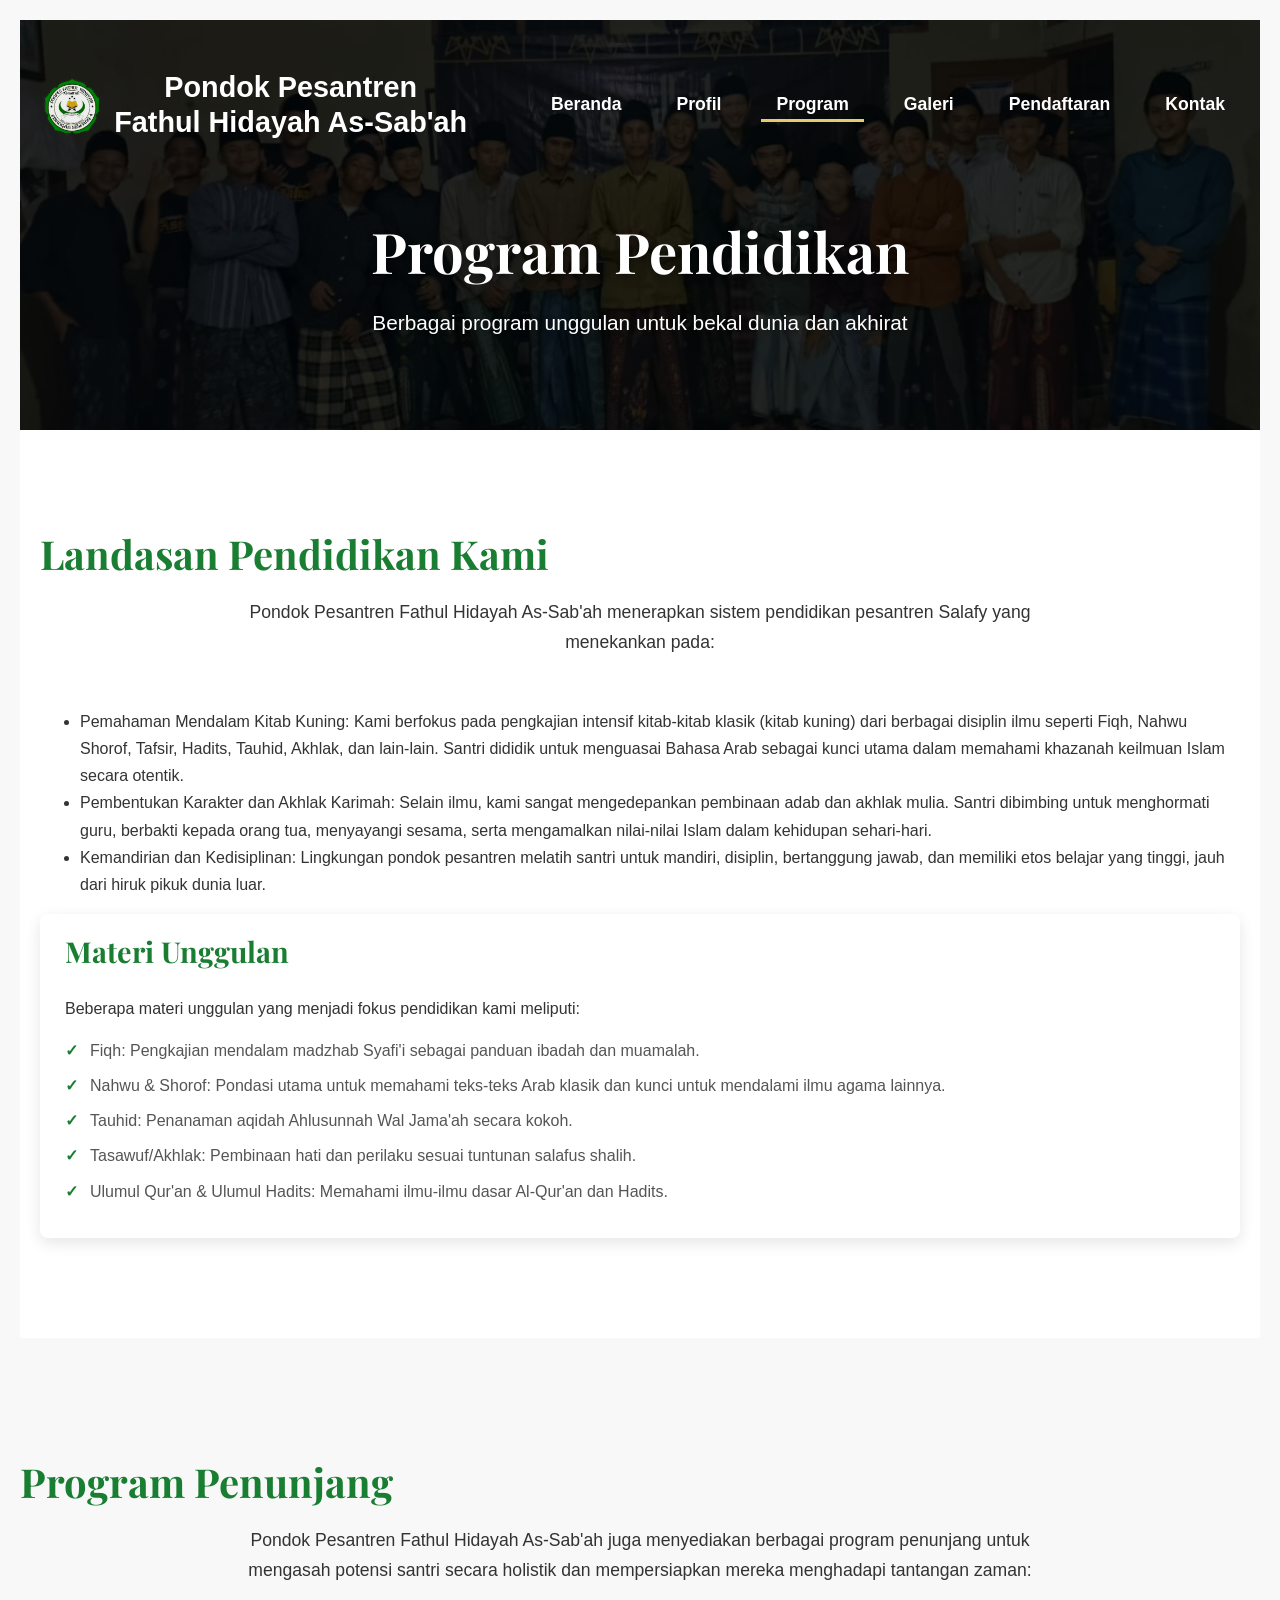
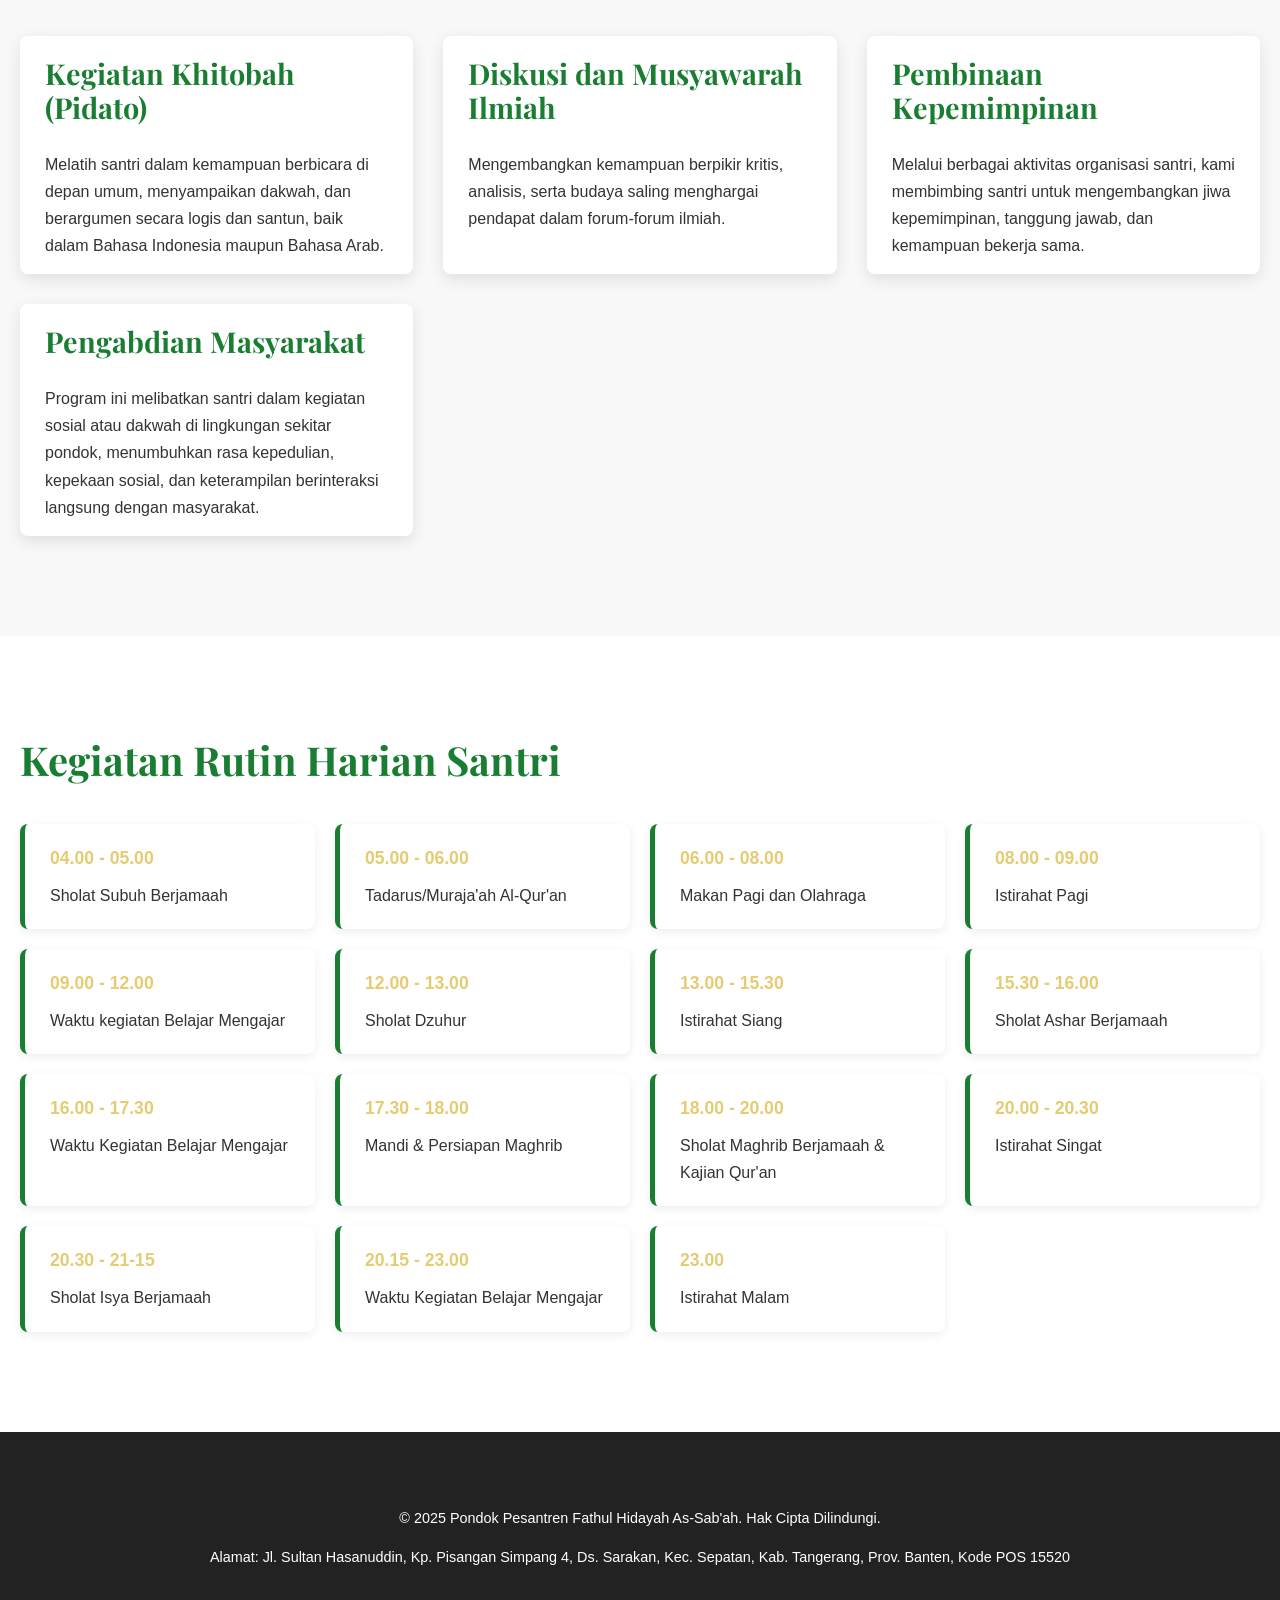
<file: program.html>
<!DOCTYPE html>
<html lang="id">
<head>

<style>
body {
  font-family: Arial, sans-serif;
  margin: 0;
  padding: 0;
}
.container {
  padding: 20px;
  max-width: 100%;
  box-sizing: border-box;
}
img {
  max-width: 100%;
  height: auto;
}
@media (max-width: 768px) {
  h1, h2, h3, p {
    font-size: 90%;
  }
  nav, footer {
    flex-direction: column;
    align-items: center;
  }
}
</style>

<meta name="viewport" content="width=device-width, initial-scale=1.0">
    <meta charset="UTF-8">
    <meta name="viewport" content="width=device-width, initial-scale=1.0">
    <title>Program - Pondok Pesantren Fathul Hidayah As-Sab'ah</title>

    <link href="https://fonts.googleapis.com/css2?family=Playfair+Display:wght@700&family=Roboto:wght@300;400;700&display=swap" rel="stylesheet">

    <link rel="stylesheet" href="style.css">
</head>
<body>
<div class="container">

    <header class="page-header">

<style>
body {
  font-family: Arial, sans-serif;
  margin: 0;
  padding: 0;
}
.container {
  padding: 20px;
  max-width: 100%;
  box-sizing: border-box;
}
img {
  max-width: 100%;
  height: auto;
}
@media (max-width: 768px) {
  h1, h2, h3, p {
    font-size: 90%;
  }
  nav, footer {
    flex-direction: column;
    align-items: center;
  }
}
</style>

<meta name="viewport" content="width=device-width, initial-scale=1.0">
        <div class="container">
            <div class="top-bar">
                <div class="logo">
                    <a href="index.html">
                        <img src="logo.png" alt="Logo Pondok Pesantren Fathul Hidayah As-Sab'ah" class="pondok-logo">
                        <span>Pondok Pesantren <br> Fathul Hidayah As-Sab'ah</span>
                    </a>
                </div>
                <nav class="main-nav">
                    <ul>
                        <li><a href="index.html" class="nav-item">Beranda</a></li>
                        <li><a href="profil.html" class="nav-item">Profil</a></li>
                        <li><a href="program.html" class="nav-item active">Program</a></li> <li><a href="galeri.html" class="nav-item">Galeri</a></li>
                        <li><a href="pendaftaran.html" class="nav-item">Pendaftaran</a></li>
                        <li><a href="kontak.html" class="nav-item">Kontak</a></li>
                    </ul>
                </nav>
            </div> <div class="page-title-content">
                <h1>Program Pendidikan</h1>
                <p>Berbagai program unggulan untuk bekal dunia dan akhirat</p>
            </div>
        </div> </header> <main>
        <section id="program-akademik" class="section-padding fade-in">
            <div class="container">
                <h2>Landasan Pendidikan Kami</h2>
                <p class="section-description">Pondok Pesantren Fathul Hidayah As-Sab'ah menerapkan sistem pendidikan pesantren Salafy yang menekankan pada:</p>
                      <ul>
                            <li>Pemahaman Mendalam Kitab Kuning: Kami berfokus pada pengkajian intensif kitab-kitab klasik (kitab kuning) dari berbagai disiplin ilmu seperti Fiqh, Nahwu Shorof, Tafsir, Hadits, Tauhid, Akhlak, dan lain-lain. Santri dididik untuk menguasai Bahasa Arab sebagai kunci 
                                utama dalam memahami khazanah keilmuan Islam secara otentik.</li>
                            <li>Pembentukan Karakter dan Akhlak Karimah: Selain ilmu, kami sangat mengedepankan pembinaan adab dan akhlak mulia. Santri dibimbing untuk menghormati guru, berbakti kepada orang tua, menyayangi sesama,
                                 serta mengamalkan nilai-nilai Islam dalam kehidupan sehari-hari.</li>
                            <li>Kemandirian dan Kedisiplinan: Lingkungan pondok pesantren melatih santri untuk mandiri, disiplin, bertanggung jawab, dan memiliki etos belajar yang tinggi, 
                                jauh dari hiruk pikuk dunia luar.</li>
                        </ul>
                <!-- <div class="program-grid">
                    <div class="program-card">
                        <img src="images/program-diniyah.jpg" alt="Madrasah Diniyah Takmiliyah">
                        <h3>Madrasah Diniyah Takmiliyah</h3>
                        <p>Fokus pada kajian kitab kuning klasik (kitab turats), meliputi nahwu, shorof, fiqh, tauhid, tafsir, hadits, dan akhlak. Pembelajaran dilakukan secara sorogan dan bandongan.</p>
                      
                    </div> -->

                    <div class="program-card">
                        <!-- <img src="images/program-tahfidz.jpg" alt="Program Tahfidz Al-Qur'an"> -->
                        <h3>Materi Unggulan</h3>
                        <p>Beberapa materi unggulan yang menjadi fokus pendidikan kami meliputi:</p>
                        <ul>
                            <li>Fiqh: Pengkajian mendalam madzhab Syafi'i sebagai panduan ibadah dan muamalah.</li>
                            <li>Nahwu & Shorof: Pondasi utama untuk memahami teks-teks Arab klasik dan kunci untuk mendalami ilmu agama lainnya.</li>
                            <li>Tauhid: Penanaman aqidah Ahlusunnah Wal Jama'ah secara kokoh.</li>
                            <li>Tasawuf/Akhlak: Pembinaan hati dan perilaku sesuai tuntunan salafus shalih.</li>
                            <li>Ulumul Qur'an & Ulumul Hadits: Memahami ilmu-ilmu dasar Al-Qur'an dan Hadits.</li>
                        </ul>
                    </div>

                    <!-- <div class="program-card">
                        <img src="images/program-umum.jpg" alt="Pendidikan Umum Terintegrasi">
                        <h3>Pendidikan Umum Terintegrasi</h3>
                        <p>Santri dapat mengikuti pendidikan umum setingkat SMP/MTs dan SMA/MA yang diselenggarakan di lingkungan pesantren atau sekolah mitra.</p>
                        <ul>
                            <li>SMP/MTs (Sekolah Menengah Pertama/Madrasah Tsanawiyah)</li>
                            <li>SMA/MA (Sekolah Menengah Atas/Madrasah Aliyah)</li>
                            <li>Kurikulum Kemenag dan Kemendikbud</li>
                        </ul>
                    </div> -->
                </div>
            </div>
        </section>

        <section id="ekstrakurikuler" class="section-padding fade-in">
            <div class="container">
                <h2>Program Penunjang</h2>
                <p class="section-description">Pondok Pesantren Fathul Hidayah As-Sab'ah juga menyediakan berbagai program penunjang untuk mengasah potensi santri secara holistik dan mempersiapkan mereka menghadapi tantangan zaman:</p>

                <div class="program-grid">
                    <div class="program-card">
                        <!-- <img src="images/ekskul-marawis.jpg" alt="Ekstrakurikuler Marawis"> -->
                        <h3>Kegiatan Khitobah (Pidato)</h3>
                        <p>Melatih santri dalam kemampuan berbicara di depan umum, menyampaikan dakwah, dan berargumen secara logis dan santun, baik dalam Bahasa Indonesia maupun Bahasa Arab.</p>
                    </div>

                    <div class="program-card">
                        <!-- <img src="images/ekskul-khitobah.jpg" alt="Ekstrakurikuler Khitobah"> -->
                        <h3>Diskusi dan Musyawarah Ilmiah</h3>
                        <p>Mengembangkan kemampuan berpikir kritis, analisis, serta budaya saling menghargai pendapat dalam forum-forum ilmiah.</p>
                    </div>

                    <div class="program-card">
                        <!-- <img src="images/ekskul-pramuka.jpg" alt="Ekstrakurikuler Pramuka"> -->
                        <h3>Pembinaan Kepemimpinan</h3>
                        <p>Melalui berbagai aktivitas organisasi santri, kami membimbing santri untuk mengembangkan jiwa kepemimpinan, tanggung jawab, dan kemampuan bekerja sama.</p>
                    </div>

                    <div class="program-card">
                        <!-- <img src="images/ekskul-komputer.jpg" alt="Ekstrakurikuler Komputer"> -->
                        <h3>Pengabdian Masyarakat</h3>
                        <p> Program ini melibatkan santri dalam kegiatan sosial atau dakwah di lingkungan sekitar pondok, menumbuhkan rasa kepedulian, kepekaan sosial, dan keterampilan berinteraksi langsung dengan masyarakat.</p>
                    </div>
                </div>
            </div>
        </section>

        <section id="kegiatan-harian" class="section-padding fade-in">
            <div class="container">
                <h2>Kegiatan Rutin Harian Santri</h2>
                <div class="daily-schedule">
                    <!-- <div class="schedule-item">
                        <span class="time">03.00 - 04.00</span>
                        <p>Qiyamul Lail & Sholat Malam</p>
                    </div> -->
                    <div class="schedule-item">
                        <span class="time">04.00 - 05.00</span>
                        <p>Sholat Subuh Berjamaah</p>
                    </div>
                    <div class="schedule-item">
                        <span class="time">05.00 - 06.00</span>
                        <p>Tadarus/Muraja'ah Al-Qur'an</p>
                    </div>
                    <div class="schedule-item">
                        <span class="time">06.00 - 08.00</span>
                        <p>Makan Pagi dan Olahraga</p>
                    </div>
                    <div class="schedule-item">
                        <span class="time">08.00 - 09.00</span>
                        <p>Istirahat Pagi</p>
                    </div>
                    <div class="schedule-item">
                        <span class="time">09.00 - 12.00</span>
                        <p>Waktu kegiatan Belajar Mengajar</p>
                    </div>
                    <div class="schedule-item">
                        <span class="time">12.00 - 13.00</span>
                        <p>Sholat Dzuhur</p>
                    </div>
                    <div class="schedule-item">
                        <span class="time">13.00 - 15.30</span>
                        <p>Istirahat Siang</p>
                    </div>
                    <div class="schedule-item">
                        <span class="time">15.30 - 16.00</span>
                        <p>Sholat Ashar Berjamaah </p>
                    </div>
                    <div class="schedule-item">
                        <span class="time">16.00 - 17.30</span>
                        <p>Waktu Kegiatan Belajar Mengajar</p>
                    </div>
                    <div class="schedule-item">
                        <span class="time">17.30 - 18.00</span>
                        <p>Mandi & Persiapan Maghrib</p>
                    </div>
                    <div class="schedule-item">
                        <span class="time">18.00 - 20.00</span>
                        <p>Sholat Maghrib Berjamaah & Kajian Qur'an</p>
                    </div>
                     <div class="schedule-item">
                        <span class="time">20.00 - 20.30</span>
                        <p>Istirahat Singat</p>
                    </div>
                    <div class="schedule-item">
                        <span class="time">20.30 - 21-15</span>
                        <p>Sholat Isya Berjamaah</p>
                    </div>
                    <div class="schedule-item">
                        <span class="time">20.15 - 23.00</span>
                        <p>Waktu Kegiatan Belajar Mengajar</p>
                    </div>
                    <div class="schedule-item">
                        <span class="time">23.00</span>
                        <p>Istirahat Malam</p>
                    </div>
                </div>
            </div>
        </section>

    </main>

    <footer class="footer-dark">
        <div class="container">
            <p>&copy; 2025 Pondok Pesantren Fathul Hidayah As-Sab'ah. Hak Cipta Dilindungi.</p>
            <p>Alamat: Jl. Sultan Hasanuddin, Kp. Pisangan Simpang 4, Ds. Sarakan, Kec. Sepatan, Kab. Tangerang, Prov. Banten, Kode POS 15520</p>
            <!-- <p>Telepon: </p> -->
        </div>
    </footer>

    <script src="script.js"></script>
</div>
</body>
</html>
</file>
<file: style.css>
/* --- Global Styles & Resets --- */
:root {
    --primary-color: #1a7e32; /* Hijau Utama */
    --secondary-color: #e5cc73; /* Emas/Krem untuk Aksen */
    --text-color: #333;
    --light-bg: #f8f8f8;
    --dark-bg: #222;
    --border-radius: 8px;
    --transition-speed: 0.3s;
}

body {
    font-family: 'Roboto', sans-serif;
    margin: 0;
    padding: 0;
    line-height: 1.7;
    color: var(--text-color);
    background-color: var(--light-bg);
    overflow-x: hidden; /* Mencegah scrollbar horizontal yang tidak perlu */
}

.container {
    max-width: 1200px;
    margin: 0 auto;
    padding: 0 20px;
}

h1, h2, h3, h4, h5, h6 {
    font-family: 'Playfair Display', serif;
    color: var(--primary-color);
    margin-top: 0;
    margin-bottom: 20px;
    line-height: 1.2;
}

h1 { font-size: 3.5rem; }
h2 { font-size: 2.5rem; }
h3 { font-size: 1.8rem; }

a {
    color: var(--primary-color);
    text-decoration: none;
    transition: color var(--transition-speed) ease;
}

a:hover {
    color: var(--secondary-color);
}

/* --- Buttons --- */
.btn {
    display: inline-block;
    padding: 12px 30px;
    border-radius: var(--border-radius);
    font-weight: bold;
    text-transform: uppercase;
    transition: all var(--transition-speed) ease;
    cursor: pointer;
    border: none;
}

.btn-primary {
    background-color: var(--primary-color);
    color: white;
    box-shadow: 0 4px 8px rgba(0, 0, 0, 0.2);
}

.btn-primary:hover {
    background-color: #15632a;
    transform: translateY(-3px);
    box-shadow: 0 6px 12px rgba(0, 0, 0, 0.3);
}

/* --- Header Section (Hero untuk Beranda) --- */
.hero-header {
    background: linear-gradient(rgba(0,0,0,0.6), rgba(0,0,0,0.6)), url('bg.jpeg') no-repeat center center/cover;
    color: white;
    text-align: center;
    padding-bottom: 100px; /* Padding bawah untuk konten hero */
    position: relative;
    overflow: hidden;
    animation: fadeIn 1s ease-out;
}

.hero-header::before { /* Overlay gelap agar teks lebih jelas */
    content: '';
    position: absolute;
    top: 0;
    left: 0;
    width: 100%;
    height: 100%;
    background: rgba(0, 0, 0, 0.5);
    z-index: 1; /* Di bawah konten utama header */
}

.hero-header .container {
    position: relative;
    z-index: 2; /* Agar konten di atas overlay */
    display: flex;
    flex-direction: column;
    min-height: 80vh; /* Tinggi minimal header hero */
    justify-content: space-between; /* Dorong top-bar ke atas, hero-content ke bawah */
}

/* --- Page Header (untuk halaman selain Beranda, seperti Profil) --- */
.page-header {
    background: linear-gradient(rgba(0,0,0,0.6), rgba(0,0,0,0.6)), url('bg.jpeg') no-repeat center center/cover;
    color: white;
    text-align: center;
    padding-bottom: 50px;
    position: relative;
    overflow: hidden;
    animation: fadeIn 1s ease-out;
}

.page-header::before { /* Overlay gelap */
    content: '';
    position: absolute;
    top: 0;
    left: 0;
    width: 100%;
    height: 100%;
    background: rgba(0, 0, 0, 0.5);
    z-index: 1;
}

.page-header .container {
    position: relative;
    z-index: 2;
    display: flex;
    flex-direction: column;
    min-height: 40vh; /* Tinggi minimal header halaman */
    justify-content: space-between;
}

.page-title-content {
    max-width: 800px;
    margin: auto auto 0 auto;
    padding-top: 30px;
}

.page-title-content h1 {
    font-size: 3.5rem;
    color: white;
    text-shadow: 0 4px 8px rgba(0, 0, 0, 0.4);
    margin-bottom: 15px;
    animation: slideInUp 1s ease-out;
}

.page-title-content p {
    font-size: 1.3rem;
    margin-bottom: 20px;
    text-shadow: 0 2px 4px rgba(0, 0, 0, 0.3);
    animation: fadeIn 1.5s ease-out 0.5s forwards;
    opacity: 0;
}


/* --- Top Bar (Logo & Navigasi - Digunakan di hero-header dan page-header) --- */
.top-bar {
    display: flex;
    justify-content: space-between; /* Logo di kiri, Navigasi di kanan */
    align-items: center; /* Sejajarkan vertikal di tengah */
    padding: 30px 0; /* Padding atas bawah untuk top-bar */
    width: 100%;
    flex-wrap: wrap; /* Jika elemen terlalu panjang, akan wrap ke baris baru */
    gap: 20px; /* Jarak antara logo dan nav jika wrap */
}

/* --- Logo di Header (Digunakan di hero-header dan page-header) --- */
.hero-header .logo,
.page-header .logo {
    display: flex; /* Menggunakan Flexbox untuk mensejajarkan gambar dan teks */
    align-items: center; /* Sejajalkan secara vertikal di tengah */
    gap: 10px; /* Jarak antara logo gambar dan teks */
}

.hero-header .logo a,
.page-header .logo a {
    color: white;
    text-decoration: none;
    transition: color var(--transition-speed) ease;
    display: flex; /* Penting untuk flexbox agar gambar dan span sejajar */
    align-items: center; /* Sejajarkan item di tengah */
    gap: 10px; /* Jarak antara gambar dan teks */
}

.hero-header .logo a:hover,
.page-header .logo a:hover {
    color: var(--secondary-color);
}

.hero-header .logo .pondok-logo,
.page-header .logo .pondok-logo {
    height: 60px; /* Atur tinggi logo */
    width: auto; /* Lebar otomatis agar aspek rasio terjaga */
    vertical-align: middle; /* Membantu perataan vertikal */
}

.hero-header .logo span,
.page-header .logo span {
    color: white;
    font-size: 1.8rem; /* Ukuran font nama pondok */
    font-weight: bold;
    line-height: 1.2; /* Jarak baris untuk nama pondok dua baris */
}


/* --- Navigasi Utama --- */
.main-nav ul {
    list-style: none;
    padding: 0;
    margin: 0;
    display: flex;
    gap: 25px; /* Jarak antar item menu */
}

.main-nav .nav-item {
    color: white;
    font-weight: bold;
    font-size: 1.1rem;
    padding: 8px 15px;
    border-radius: 5px;
    transition: background-color var(--transition-speed) ease, transform var(--transition-speed) ease;
    position: relative;
    overflow: hidden;
}

.main-nav .nav-item::before {
    content: '';
    position: absolute;
    bottom: 0;
    left: 0;
    width: 100%;
    height: 3px;
    background-color: var(--secondary-color);
    transform: scaleX(0);
    transition: transform var(--transition-speed) ease-out;
    transform-origin: right;
}

.main-nav .nav-item:hover::before,
.main-nav .nav-item.active::before {
    transform: scaleX(1);
    transform-origin: left;
}


/* --- Hero Content (Judul Besar dan Deskripsi di Beranda) --- */
.hero-content {
    max-width: 900px;
    margin: auto auto 0 auto;
    padding-top: 50px;
    padding-bottom: 50px;
}

.hero-content h1 {
    font-size: 4.5rem;
    color: white;
    text-shadow: 0 5px 10px rgba(0, 0, 0, 0.5);
    margin-bottom: 25px;
    animation: slideInUp 1s ease-out;
}

.hero-content p {
    font-size: 1.6rem;
    margin-bottom: 50px;
    text-shadow: 0 3px 6px rgba(0, 0, 0, 0.4);
    animation: fadeIn 1.5s ease-out 0.5s forwards;
    opacity: 0;
}

/* --- Animasi --- */
@keyframes pulse {
    0% { transform: scale(1); }
    50% { transform: scale(1.05); }
    100% { transform: scale(1); }
}

.btn-primary.animate__pulse {
    animation: pulse 2s infinite;
}

@keyframes fadeIn {
    from { opacity: 0; }
    to { opacity: 1; }
}

@keyframes slideInUp {
    from {
        opacity: 0;
        transform: translateY(50px);
    }
    to {
        opacity: 1;
        transform: translateY(0);
    }
}

/* --- Section Styling (Umum untuk semua section konten) --- */
.section-padding {
    padding: 80px 0;
}

.section-padding:nth-child(even) { /* Untuk section genap (ke-2, ke-4, dst.) */
    background-color: var(--light-bg);
}

.section-padding:nth-child(odd) { /* Untuk section ganjil (ke-1, ke-3, dst.) */
    background-color: white;
}

/* --- News Grid (Untuk Beranda) --- */
.news-grid {
    display: grid;
    grid-template-columns: repeat(auto-fit, minmax(300px, 1fr));
    gap: 30px;
}

.news-item {
    background-color: white;
    padding: 25px;
    border-radius: var(--border-radius);
    box-shadow: 0 4px 10px rgba(0,0,0,0.08);
    transition: transform 0.3s ease, box-shadow 0.3s ease;
}

.news-item:hover {
    transform: translateY(-5px);
    box-shadow: 0 6px 15px rgba(0,0,0,0.15);
}

.news-item h3 {
    color: var(--primary-color);
    margin-bottom: 10px;
}

.news-item .read-more {
    display: inline-block;
    margin-top: 15px;
    color: var(--primary-color);
    font-weight: bold;
}

/* --- Content Layout untuk Profil (Sejarah, Visi Misi) --- */
.content-wrapper {
    display: flex;
    flex-wrap: wrap; /* Agar bisa wrap di layar kecil */
    gap: 40px; /* Jarak antar kolom */
    align-items: center; /* Sejajarkan vertikal di tengah */
    margin-top: 30px;
}

.content-wrapper .text-content {
    flex: 2; /* Mengambil 2 bagian dari 3 bagian */
    min-width: 300px; /* Lebar minimum agar tidak terlalu sempit */
}

.content-wrapper .image-content {
    flex: 1; /* Mengambil 1 bagian dari 3 bagian */
    min-width: 250px;
    text-align: center;
}

.content-wrapper .image-content img {
    max-width: 100%;
    height: auto;
    border-radius: var(--border-radius);
    box-shadow: 0 5px 15px rgba(0,0,0,0.15);
    transition: transform 0.3s ease;
}

.content-wrapper .image-content img:hover {
    transform: scale(1.02); /* Efek zoom ringan saat hover */
}

.content-wrapper .image-content .caption {
    font-size: 0.9rem;
    color: #666;
    margin-top: 10px;
}

.content-wrapper.reverse-order {
    flex-direction: row-reverse; /* Mengubah urutan kolom (gambar di kiri, teks di kanan) */
}

/* --- Struktur Organisasi --- */
.organization-chart {
    text-align: center; /* Untuk memusatkan teks di dalamnya */
    margin-top: 40px;
}

.organization-chart img {
    max-width: 100%; /* Memastikan gambar tidak melebihi lebar kontainer */
    height: auto; /* Mempertahankan rasio aspek gambar */
    /* Tambahan untuk kontrol ukuran yang lebih baik: */
    width: clamp(150px, 80%, 400px); /* Lebar minimal 150px, maksimal 400px, atau 80% dari parent */
    display: block; /* Agar margin auto bekerja untuk pemusatan */
    margin: 0 auto; /* Memusatkan gambar secara horizontal */
    border-radius: var(--border-radius);
    box-shadow: 0 5px 15px rgba(0,0,0,0.1);
}

/* --- Profile Cards untuk Pengasuh --- */
.profile-card-grid {
    display: grid;
    grid-template-columns: repeat(auto-fit, minmax(300px, 1fr)); /* Grid responsif */
    gap: 30px;
    margin-top: 40px;
}

.profile-card {
    background-color: white;
    border-radius: var(--border-radius);
    box-shadow: 0 5px 15px rgba(0,0,0,0.1);
    padding: 30px;
    text-align: center;
    transition: transform 0.3s ease, box-shadow 0.3s ease;
}

.profile-card:hover {
    transform: translateY(-8px);
    box-shadow: 0 8px 20px rgba(0,0,0,0.2);
}

.profile-card .profile-img {
    width: 120px;
    height: 120px;
    border-radius: 50%; /* Membuat gambar menjadi lingkaran */
    object-fit: cover; /* Memastikan gambar mengisi lingkaran tanpa distorsi */
    margin-bottom: 20px;
    border: 4px solid var(--primary-color); /* Border warna primer */
    box-shadow: 0 2px 8px rgba(0,0,0,0.2);
}

.profile-card h3 {
    margin-bottom: 5px;
    color: var(--primary-color);
}

.profile-card .role {
    font-weight: bold;
    color: var(--secondary-color);
    margin-bottom: 15px;
    font-size: 1.1rem;
}

/* --- Footer --- */
.footer-dark {
    background-color: var(--dark-bg);
    color: white;
    text-align: center;
    padding: 40px 0;
    font-size: 0.9rem;
}

.footer-dark p {
    margin-bottom: 10px;
}

/* --- JavaScript-controlled Fade-in on Scroll (Initial State) --- */
.fade-in {
    opacity: 0;
    transform: translateY(20px);
    transition: opacity 0.6s ease-out, transform 0.6s ease-out;
}

.fade-in.appear {
    opacity: 1;
    transform: translateY(0);
}

/* --- Program Grid (Untuk Program Akademik & Ekstrakurikuler) --- */
/* Dipindahkan ke sini agar lebih terorganisir */
.section-description {
    text-align: center;
    font-size: 1.1rem;
    margin-bottom: 50px;
    max-width: 800px;
    margin-left: auto;
    margin-right: auto;
}

.program-grid {
    display: grid;
    grid-template-columns: repeat(auto-fit, minmax(300px, 1fr)); /* Responsif */
    gap: 30px;
    margin-top: 30px;
}

.program-card {
    background-color: white;
    border-radius: var(--border-radius);
    box-shadow: 0 5px 15px rgba(0,0,0,0.1);
    overflow: hidden; /* Pastikan gambar tidak keluar dari radius */
    transition: transform 0.3s ease, box-shadow 0.3s ease;
    display: flex; /* Untuk layout konten di dalam card */
    flex-direction: column;
}

.program-card:hover {
    transform: translateY(-8px);
    box-shadow: 0 8px 20px rgba(0,0,0,0.2);
}

.program-card img {
    width: 100%;
    height: 200px; /* Tinggi gambar tetap */
    object-fit: cover; /* Pastikan gambar mengisi area tanpa distorsi */
    display: block;
    border-bottom: 1px solid #eee;
}

.program-card h3 {
    padding: 20px 25px 0px;
    margin-bottom: 10px;
    color: var(--primary-color);
}

.program-card p {
    padding: 0px 25px;
    margin-bottom: 15px;
    flex-grow: 1; /* Agar paragraf mengisi ruang, dorong list ke bawah */
}

.program-card ul {
    list-style: none;
    padding: 0 25px 25px;
    margin: 0;
}

.program-card ul li {
    position: relative;
    padding-left: 25px;
    margin-bottom: 8px;
    color: #555;
}

.program-card ul li::before {
    content: '\2713'; /* Centang (✓) Unicode */
    color: var(--primary-color);
    position: absolute;
    left: 0;
    font-weight: bold;
}


/* --- Daily Schedule (Kegiatan Harian) --- */
.daily-schedule {
    display: grid;
    grid-template-columns: repeat(auto-fit, minmax(280px, 1fr)); /* Responsif */
    gap: 20px;
    margin-top: 40px;
}

.schedule-item {
    background-color: white;
    padding: 20px 25px;
    border-left: 5px solid var(--primary-color);
    border-radius: var(--border-radius);
    box-shadow: 0 3px 10px rgba(0,0,0,0.07);
    transition: transform 0.2s ease, box-shadow 0.2s ease;
}

.schedule-item:hover {
    transform: translateY(-5px);
    box-shadow: 0 5px 15px rgba(0,0,0,0.1);
}

.schedule-item .time {
    display: block;
    font-weight: bold;
    color: var(--secondary-color);
    font-size: 1.1rem;
    margin-bottom: 8px;
}

.schedule-item p {
    margin: 0;
    color: var(--text-color);
}


/* --- Responsive Design --- */
@media (max-width: 992px) {
    .hero-content h1 { font-size: 3.5rem; }
    .hero-content p { font-size: 1.4rem; }
}

@media (max-width: 768px) {
    h1 { font-size: 2.8rem; }
    h2 { font-size: 2rem; }

    /* Header Styling */
    .hero-header {
        padding-bottom: 60px;
    }
    .page-header {
        padding-bottom: 40px;
    }

    .top-bar {
        flex-direction: column; /* Logo dan Navigasi jadi vertikal */
        padding: 20px 0;
        gap: 15px;
    }

    .hero-header .logo,
    .page-header .logo {
        text-align: center;
        margin-bottom: 15px;
        display: flex;
        align-items: center;
        gap: 10px;
        justify-content: center; /* Pusat logo dan teks di mobile */
    }

    .hero-header .logo a,
    .page-header .logo a {
        flex-direction: column; /* Logo dan teks di bawahnya di mobile */
        gap: 5px; /* Kurangi jarak antar gambar dan teks di mobile */
    }

    .hero-header .logo span,
    .page-header .logo span {
        font-size: 1.6rem; /* Sesuaikan ukuran font nama pondok di mobile */
        text-align: center;
    }

    .main-nav ul {
        flex-direction: column;
        gap: 10px;
    }
    .main-nav .nav-item {
        padding: 5px 10px;
    }

    /* Content Styling */
    .hero-content {
        padding-top: 30px;
        padding-bottom: 30px;
    }
    .hero-content h1 { font-size: 2.5rem; }
    .hero-content p { font-size: 1.2rem; }

    .page-title-content h1 { font-size: 2.5rem; }
    .page-title-content p { font-size: 1.1rem; }

    .news-grid {
        grid-template-columns: 1fr;
    }

    /* Program & Schedule Adjustments */
    .section-description {
        margin-bottom: 30px;
    }
    .program-grid {
        grid-template-columns: 1fr; /* Jadi satu kolom di mobile */
    }
    .daily-schedule {
        grid-template-columns: 1fr; /* Jadi satu kolom di mobile */
    }

    .section-padding {
        padding: 50px 0;
    }

    /* Content Layout untuk Profil di Mobile */
    .content-wrapper {
        flex-direction: column;
        gap: 30px;
    }
    .content-wrapper.reverse-order {
        flex-direction: column;
    }
    .content-wrapper .text-content,
    .content-wrapper .image-content {
        flex: auto;
        width: 100%;
        min-width: unset;
    }
}

@media (max-width: 480px) {
    h1 { font-size: 2rem; }
    h2 { font-size: 1.8rem; }
    .hero-content p, .page-title-content p { font-size: 1rem; }
    .btn { padding: 10px 20px; font-size: 0.9rem; }

    .hero-header .logo span,
    .page-header .logo span {
        font-size: 1.3rem; /* Lebih kecil lagi di hp super kecil */
    }
    .hero-header .logo .pondok-logo,
    .page-header .logo .pondok-logo {
        height: 45px; /* Lebih kecil lagi */
    }

    /* Sesuaikan padding container di layar sangat kecil */
    .container {
        padding: 0 15px;
    }

    .program-card h3 {
        font-size: 1.6rem;
    }
    .program-card p {
        font-size: 0.95rem;
    }
}

/* --- Galeri Section --- */
.gallery-section {
    padding: 80px 0;
    background-color: var(--light-bg);
}

.gallery-section h2 {
    text-align: center;
    margin-bottom: 20px;
    color: var(--primary-color);
}

.gallery-section .section-description {
    text-align: center;
    font-size: 1.1rem;
    margin-bottom: 50px;
    max-width: 800px;
    margin-left: auto;
    margin-right: auto;
    color: var(--text-color);
}

.gallery-grid {
    display: grid;
    grid-template-columns: repeat(auto-fit, minmax(280px, 1fr)); /* Responsif */
    gap: 20px; /* Jarak antar gambar */
}

.gallery-item {
    background-color: white;
    border-radius: var(--border-radius);
    overflow: hidden; /* Pastikan gambar tidak keluar dari radius */
    box-shadow: 0 4px 12px rgba(0,0,0,0.1);
    transition: transform 0.3s ease, box-shadow 0.3s ease;
    cursor: pointer; /* Menunjukkan bisa diklik (jika nanti ada lightbox) */
}

.gallery-item:hover {
    transform: translateY(-5px);
    box-shadow: 0 8px 18px rgba(0,0,0,0.2);
}

.gallery-item img {
    width: 100%;
    height: 220px; /* Tinggi gambar yang seragam */
    object-fit: cover; /* Memastikan gambar mengisi area tanpa distorsi */
    display: block;
    transition: transform 0.3s ease; /* Transisi untuk efek zoom */
}

.gallery-item:hover img {
    transform: scale(1.05); /* Efek zoom ringan saat hover */
}

.gallery-item .title {
    padding: 15px 20px;
    font-weight: bold;
    color: var(--primary-color);
    font-size: 1.1rem;
    text-align: center;
}

/* Responsive Adjustments for Gallery */
@media (max-width: 768px) {
    .gallery-grid {
        grid-template-columns: repeat(auto-fit, minmax(250px, 1fr));
        gap: 15px;
    }
    .gallery-section .section-description {
        margin-bottom: 30px;
        font-size: 1rem;
    }
    .gallery-item img {
        height: 180px;
    }
}

@media (max-width: 480px) {
    .gallery-grid {
        grid-template-columns: 1fr; /* Satu kolom di layar sangat kecil */
        gap: 10px;
    }
    .gallery-item img {
        height: 160px;
    }
    .gallery-item .title {
        font-size: 1rem;
        padding: 10px 15px;
    }
}

/* --- Pendaftaran Section --- */
.registration-section {
    padding: 80px 0;
    background-color: var(--light-bg);
}

.registration-section h2 {
    text-align: center;
    margin-bottom: 20px;
    color: var(--primary-color);
}

.registration-section .section-description {
    text-align: center;
    font-size: 1.1rem;
    margin-bottom: 50px;
    max-width: 800px;
    margin-left: auto;
    margin-right: auto;
    color: var(--text-color);
}

.registration-content {
    display: flex;
    flex-wrap: wrap;
    gap: 40px;
    margin-top: 40px;
}

.registration-info,
.registration-form-wrapper {
    flex: 1;
    min-width: 350px; /* Lebar minimum untuk masing-masing kolom */
}

.registration-info h3 {
    color: var(--primary-color);
    margin-bottom: 15px;
}

.registration-info ul {
    list-style: none;
    padding-left: 0;
    margin-bottom: 30px;
}

.registration-info ul li {
    background-color: white;
    padding: 15px 20px;
    border-left: 4px solid var(--secondary-color);
    border-radius: var(--border-radius);
    margin-bottom: 10px;
    box-shadow: 0 2px 8px rgba(0,0,0,0.05);
}

.registration-form-wrapper {
    background-color: white;
    padding: 40px;
    border-radius: var(--border-radius);
    box-shadow: 0 5px 15px rgba(0,0,0,0.1);
}

.registration-form-wrapper h3 {
    text-align: center;
    margin-bottom: 30px;
}

.form-group {
    margin-bottom: 20px;
}

.form-group label {
    display: block;
    margin-bottom: 8px;
    font-weight: bold;
    color: #555;
}

.form-group input[type="text"],
.form-group input[type="email"],
.form-group input[type="tel"],
.form-group input[type="date"],
.form-group textarea,
.form-group select {
    width: 100%;
    padding: 12px;
    border: 1px solid #ddd;
    border-radius: var(--border-radius);
    font-size: 1rem;
    color: var(--text-color);
    box-sizing: border-box; /* Agar padding tidak menambah lebar */
    transition: border-color 0.3s ease, box-shadow 0.3s ease;
}

.form-group input:focus,
.form-group textarea:focus,
.form-group select:focus {
    border-color: var(--primary-color);
    box-shadow: 0 0 0 3px rgba(26, 126, 50, 0.2); /* Efek fokus dengan warna primer */
    outline: none;
}

.form-group textarea {
    resize: vertical; /* Hanya bisa diresize vertikal */
    min-height: 100px;
}

.form-actions {
    text-align: center;
    margin-top: 30px;
}

/* Responsive Adjustments for Registration Page */
@media (max-width: 768px) {
    .registration-content {
        flex-direction: column;
        gap: 30px;
    }
    .registration-info,
    .registration-form-wrapper {
        min-width: unset; /* Hapus min-width agar fleksibel */
        width: 100%;
    }
    .registration-form-wrapper {
        padding: 30px 20px;
    }
}

@media (max-width: 480px) {
    .registration-form-wrapper {
        padding: 25px 15px;
    }
    .form-group label {
        font-size: 0.95rem;
    }
    .form-group input,
    .form-group textarea,
    .form-group select {
        padding: 10px;
        font-size: 0.9rem;
    }
}
</file>
